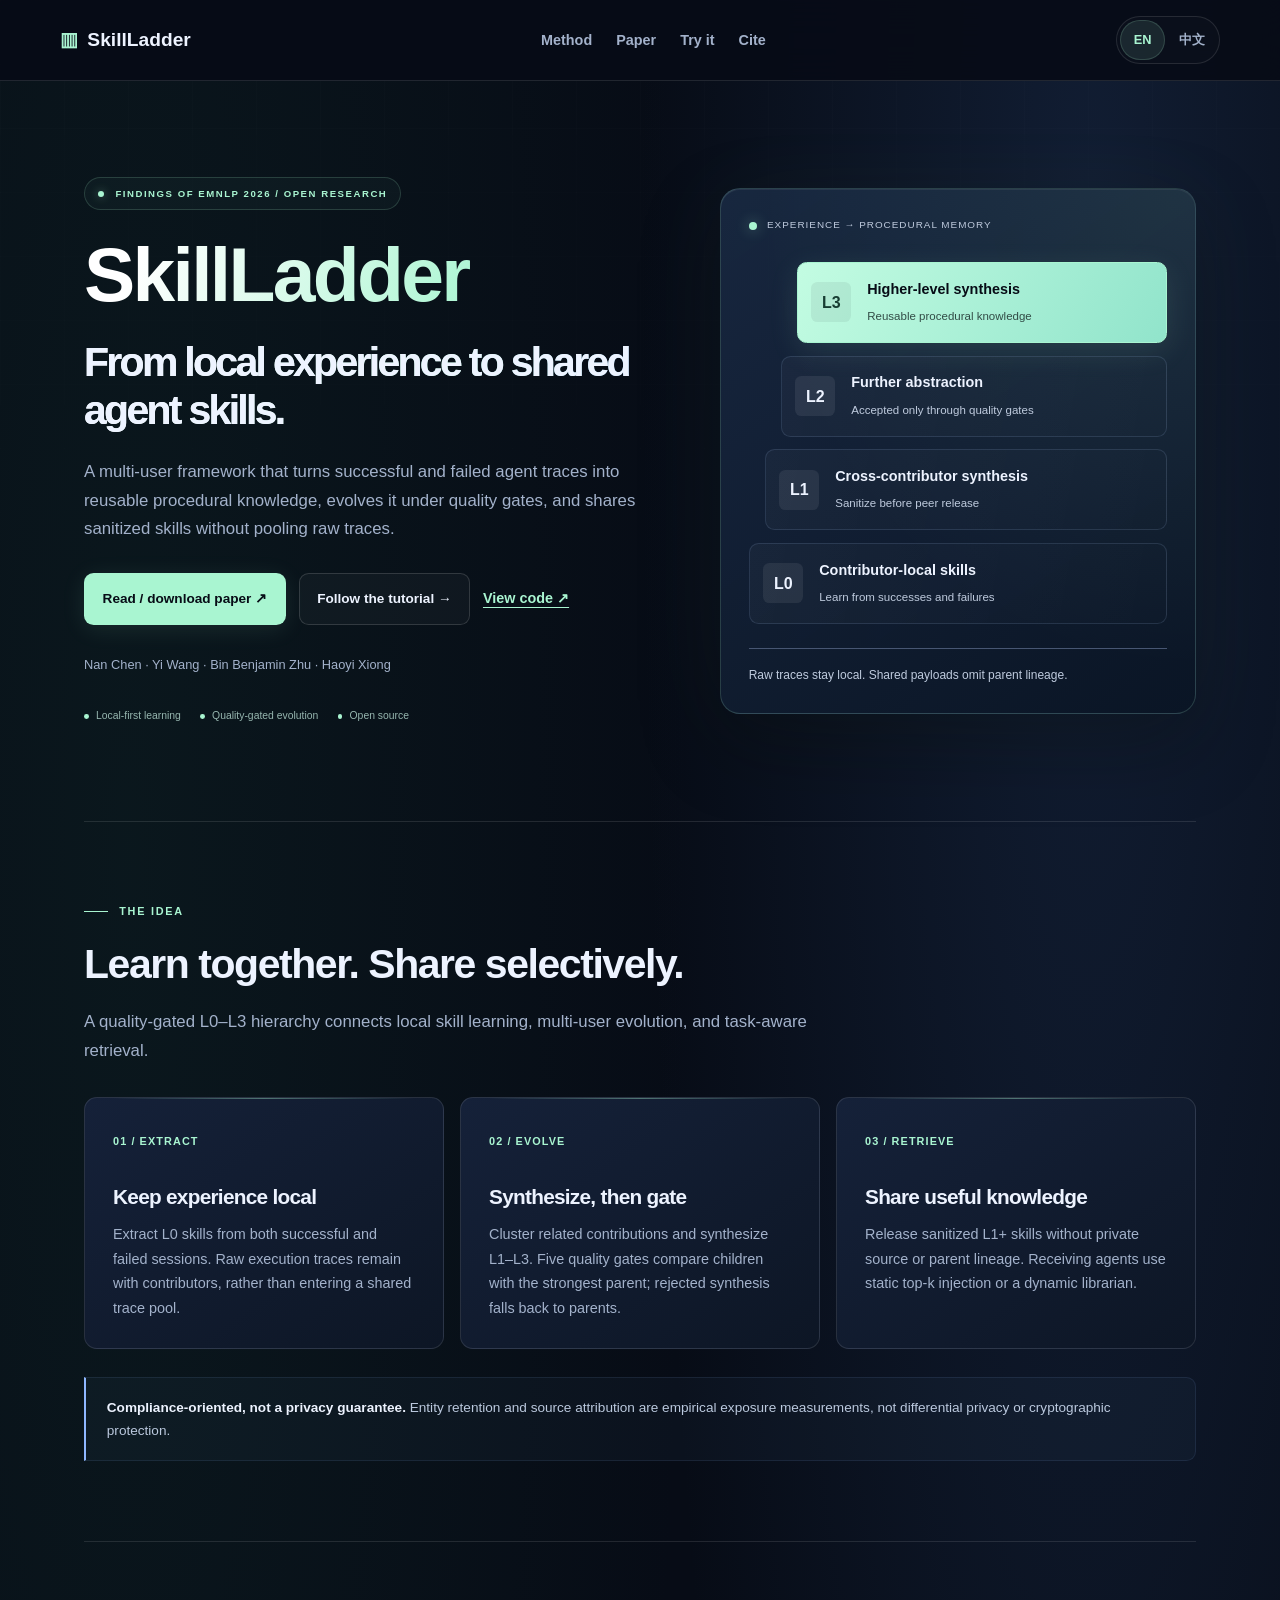
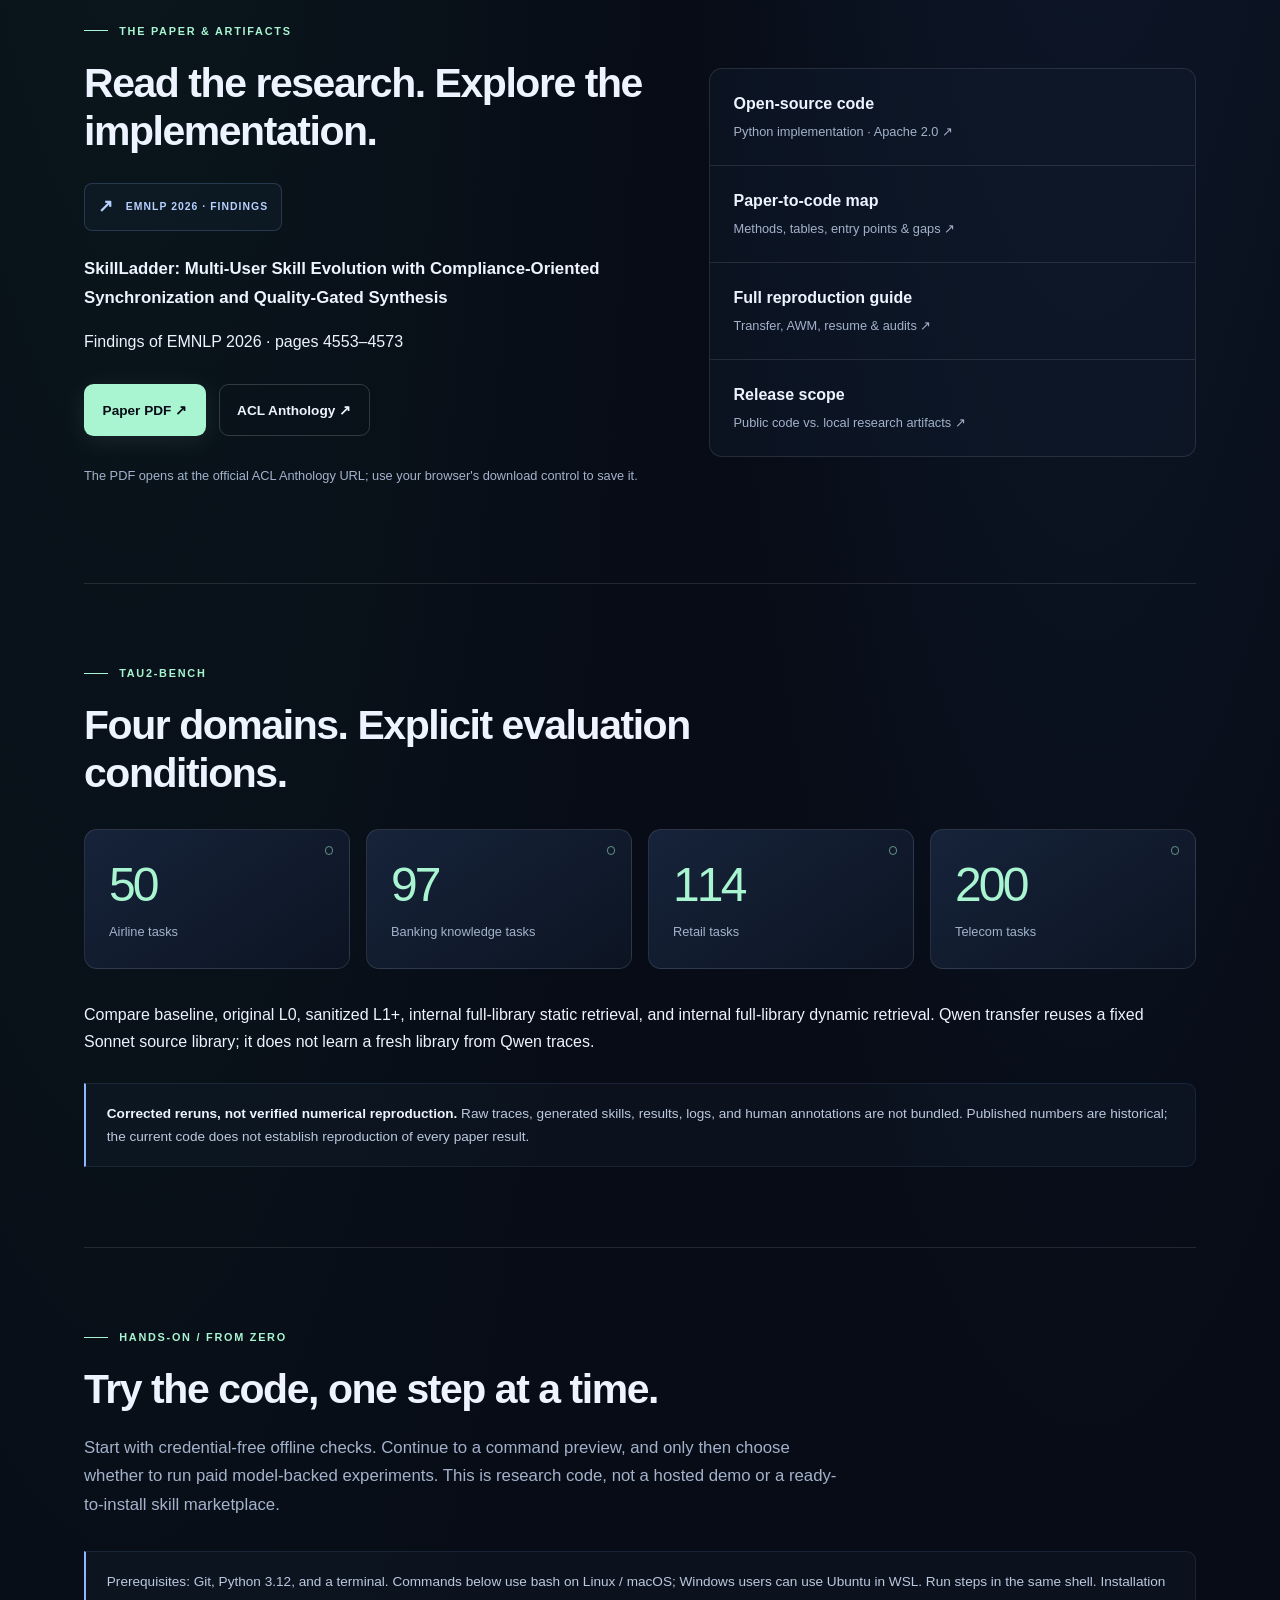
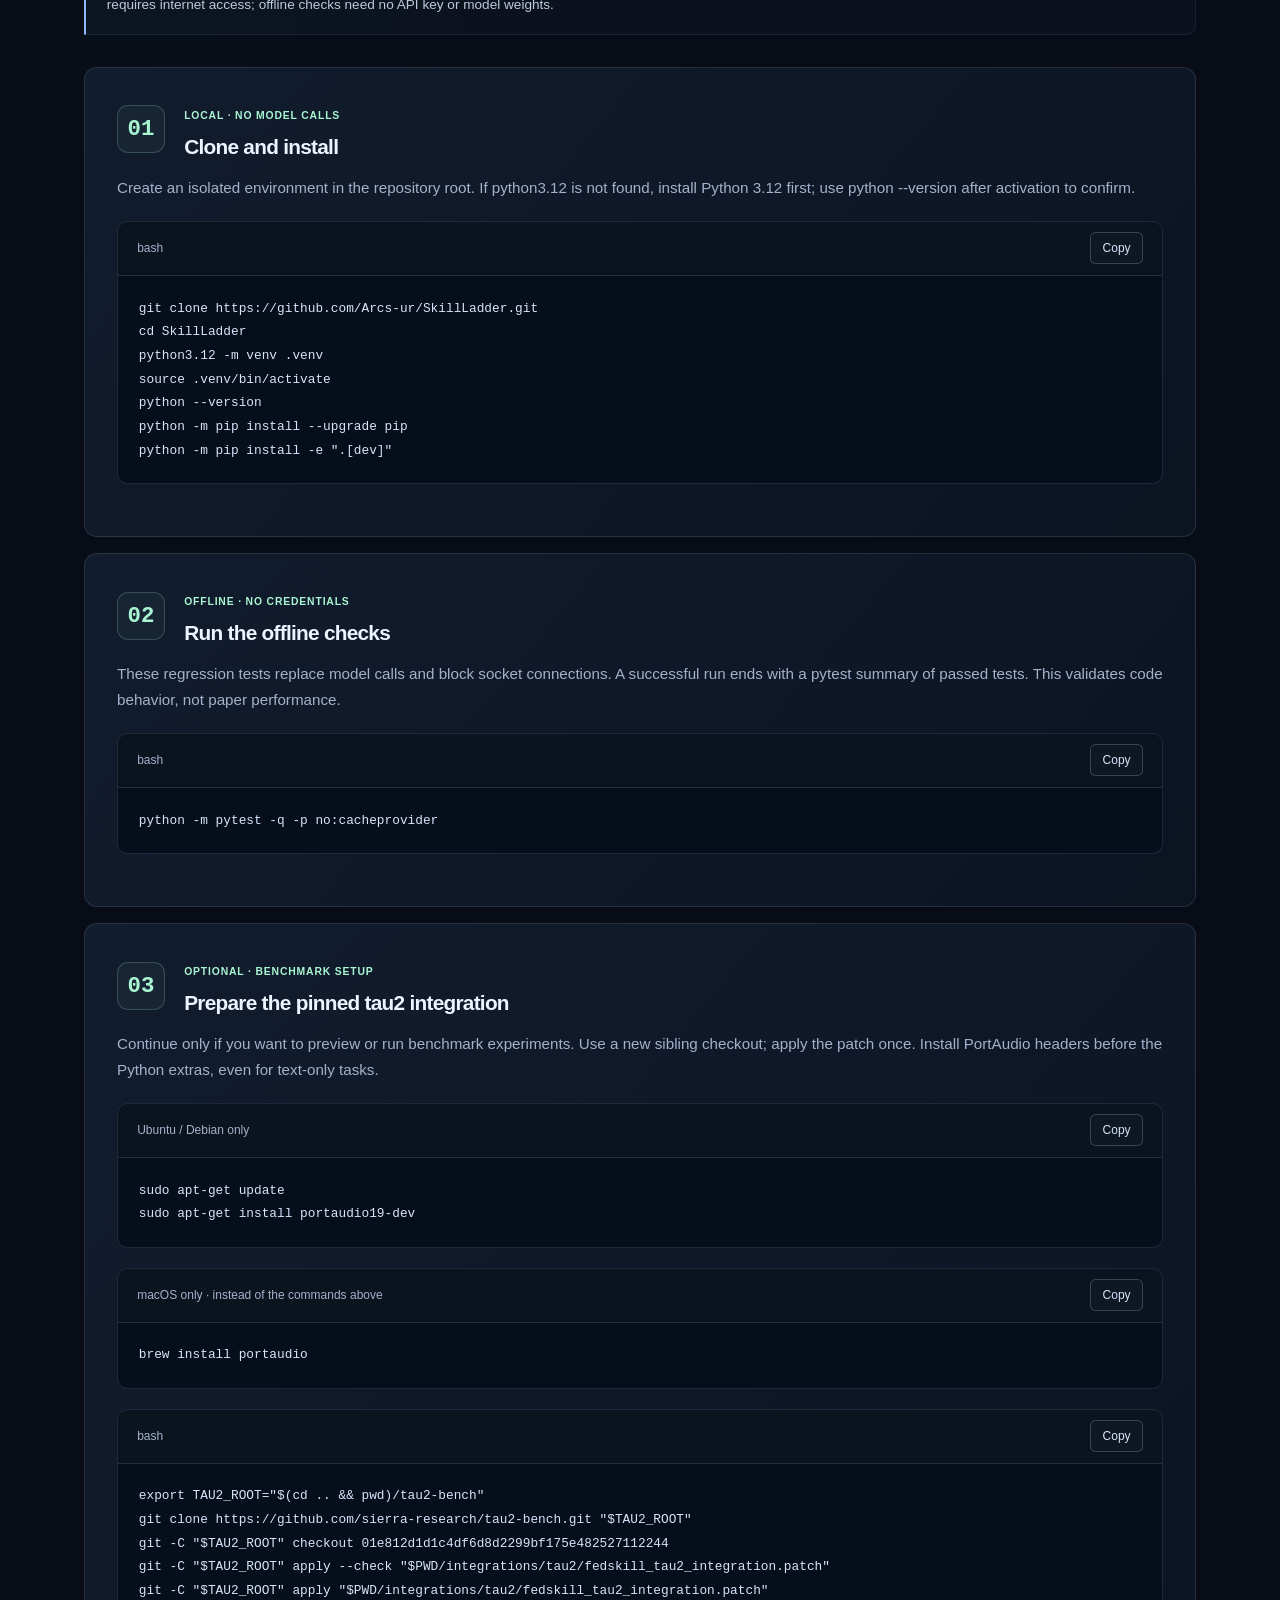
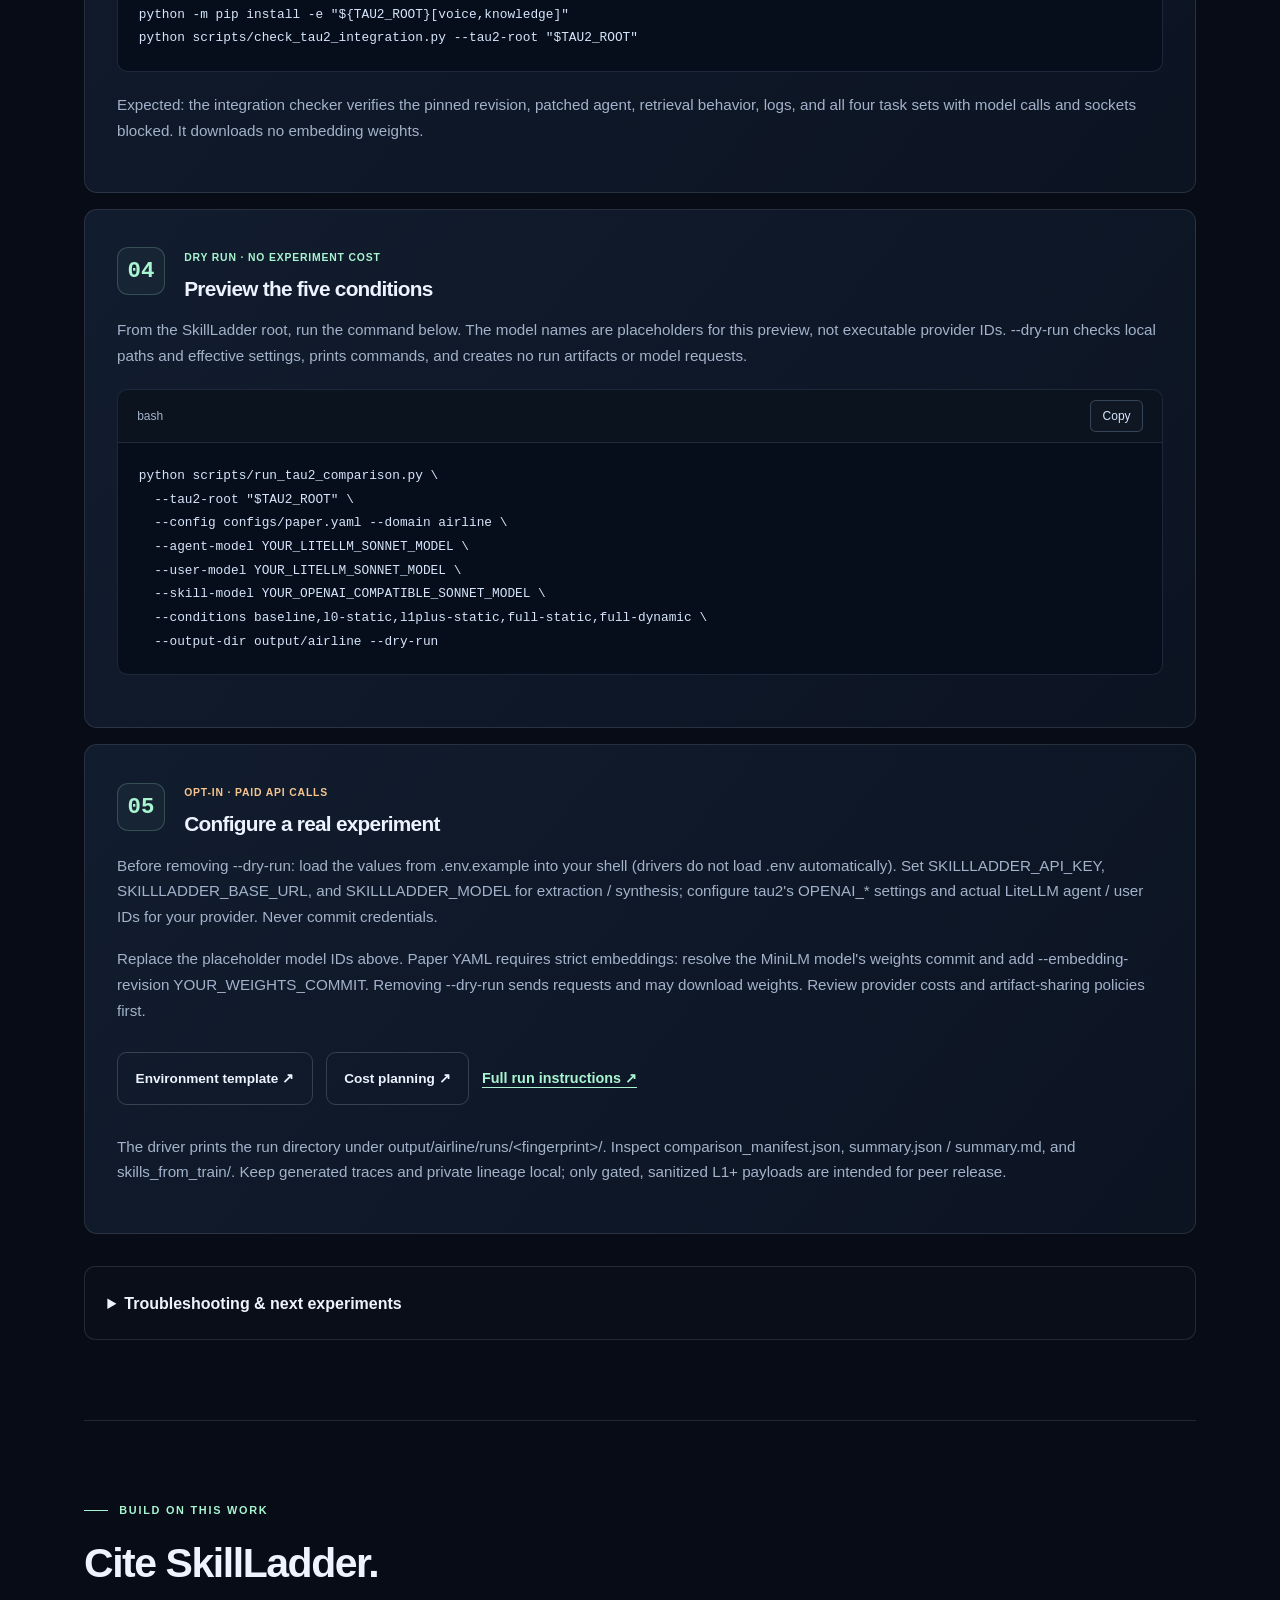
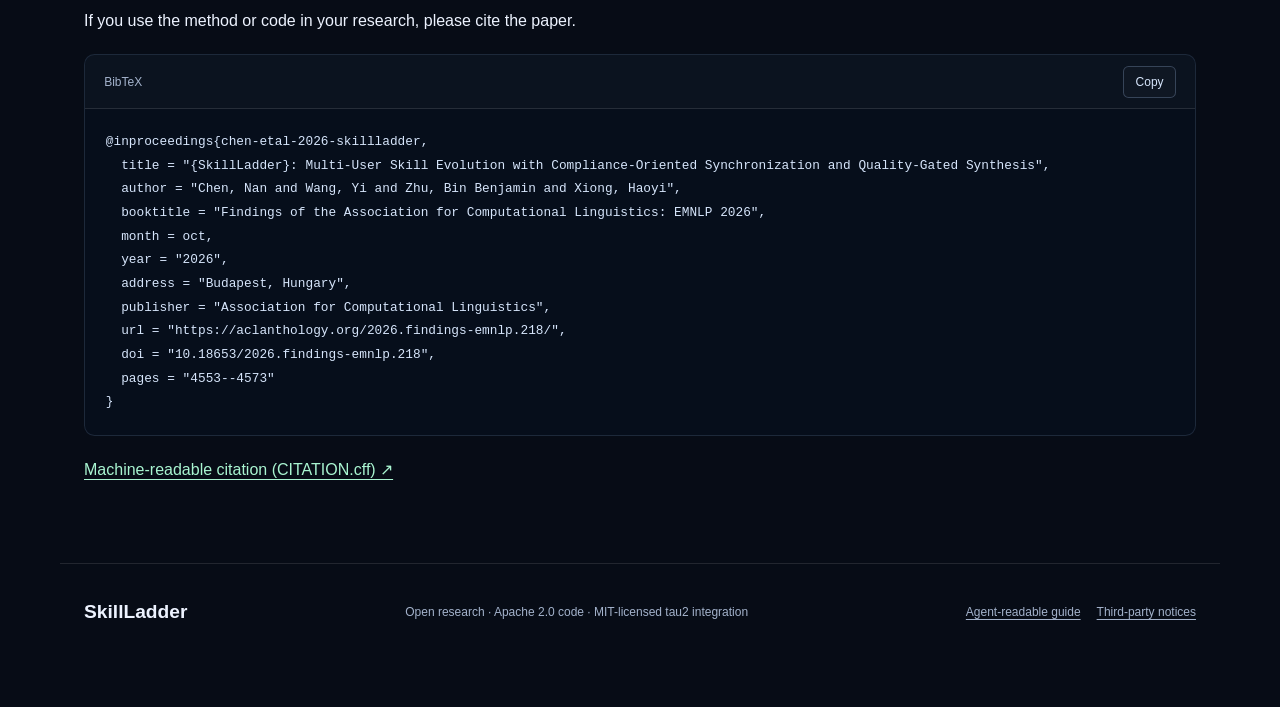
<file: docs/index.html>
<!doctype html>
<html lang="en">
<head>
  <meta charset="utf-8">
  <meta name="viewport" content="width=device-width, initial-scale=1">
  <title>SkillLadder: LLM Agent Skill Learning and Multi-User Skill Evolution</title>
  <meta name="description" content="SkillLadder, Findings of EMNLP 2026: LLM agent skill learning, multi-user skill evolution, quality-gated synthesis, and sanitized skill sharing. Paper, code, and reproduction guides.">
  <link rel="canonical" href="https://arcs-ur.github.io/SkillLadder/">
  <link rel="alternate" hreflang="en" href="https://arcs-ur.github.io/SkillLadder/">
  <link rel="alternate" hreflang="zh-CN" href="https://arcs-ur.github.io/SkillLadder/zh/">
  <link rel="alternate" hreflang="x-default" href="https://arcs-ur.github.io/SkillLadder/">
  <meta property="og:type" content="website">
  <meta property="og:title" content="SkillLadder: LLM Agent Skill Learning and Multi-User Skill Evolution">
  <meta property="og:description" content="Explore the EMNLP 2026 paper, L0-to-L3 quality-gated skill evolution, tau2-bench integration, and open research artifacts.">
  <meta property="og:url" content="https://arcs-ur.github.io/SkillLadder/">
  <meta property="og:locale" content="en_US">
  <meta property="og:locale:alternate" content="zh_CN">
  <meta name="twitter:card" content="summary">
  <meta name="theme-color" content="#070c16">
  <link rel="stylesheet" href="assets/site.css">
  <script src="assets/site.js" defer></script>
  <script type="application/ld+json">
  {
    "@context": "https://schema.org",
    "@graph": [
      {
        "@type": "ScholarlyArticle",
        "@id": "https://doi.org/10.18653/2026.findings-emnlp.218",
        "name": "SkillLadder: Multi-User Skill Evolution with Compliance-Oriented Synchronization and Quality-Gated Synthesis",
        "url": "https://aclanthology.org/2026.findings-emnlp.218/",
        "identifier": "10.18653/2026.findings-emnlp.218",
        "author": [
          {"@type": "Person", "name": "Nan Chen"},
          {"@type": "Person", "name": "Yi Wang"},
          {"@type": "Person", "name": "Bin Benjamin Zhu"},
          {"@type": "Person", "name": "Haoyi Xiong"}
        ],
        "isPartOf": {
          "@type": "PublicationIssue",
          "name": "Findings of the Association for Computational Linguistics: EMNLP 2026"
        },
        "pagination": "4553-4573",
        "keywords": ["LLM agents", "agent skill learning", "multi-user skill evolution", "procedural memory", "quality-gated synthesis", "sanitized skill sharing", "tau2-bench"]
      },
      {
        "@type": "SoftwareSourceCode",
        "@id": "https://github.com/Arcs-ur/SkillLadder",
        "name": "SkillLadder research artifacts",
        "codeRepository": "https://github.com/Arcs-ur/SkillLadder",
        "url": "https://arcs-ur.github.io/SkillLadder/",
        "programmingLanguage": "Python",
        "license": "https://www.apache.org/licenses/LICENSE-2.0",
        "citation": {"@id": "https://doi.org/10.18653/2026.findings-emnlp.218"},
        "description": "Public extraction, clustering, quality-gated synthesis, sanitization, retrieval integration, and audit code for corrected reruns. Raw traces and generated results are not bundled."
      }
    ]
  }
  </script>
</head>
<body>
  <a class="skip-link" href="#main">Skip to content</a>
  <header class="site-header">
    <a class="brand" href="#home"><span class="brand-mark" aria-hidden="true">▥</span> SkillLadder</a>
    <nav aria-label="Main navigation">
      <a href="#method">Method</a>
      <a href="#paper">Paper</a>
      <a href="#tutorial">Try it</a>
      <a href="#citation">Cite</a>
    </nav>
    <div class="language-switch" role="group" aria-label="Language">
      <a href="./" aria-current="page" lang="en">EN</a>
      <a href="zh/" data-language-link lang="zh-CN" hreflang="zh-CN" aria-label="Switch to Chinese">中文</a>
    </div>
  </header>
  <main id="main">
    <noscript><p class="notice">Select and copy commands manually. Reading, navigation, and language switching work without JavaScript.</p></noscript>
    <section class="hero" id="home">
      <div class="hero-copy">
        <p class="eyebrow">FINDINGS OF EMNLP 2026 / OPEN RESEARCH</p>
        <h1>SkillLadder<span>From local experience to shared agent skills.</span></h1>
        <p class="lead">A multi-user framework that turns successful and failed agent traces into reusable procedural knowledge, evolves it under quality gates, and shares sanitized skills without pooling raw traces.</p>
        <div class="actions">
          <a class="button primary" href="https://aclanthology.org/2026.findings-emnlp.218.pdf">Read / download paper ↗</a>
          <a class="button secondary" href="#tutorial">Follow the tutorial →</a>
          <a class="text-link" href="https://github.com/Arcs-ur/SkillLadder">View code ↗</a>
        </div>
        <p class="authors">Nan Chen · Yi Wang · Bin Benjamin Zhu · Haoyi Xiong</p>
        <div class="hero-facts"><span>Local-first learning</span><span>Quality-gated evolution</span><span>Open source</span></div>
      </div>
      <div class="ladder" aria-label="Illustrative skill evolution, not measured skill counts">
        <div class="ladder-top"><span class="status-dot"></span><span>EXPERIENCE → PROCEDURAL MEMORY</span></div>
        <div class="rung rung-3"><span>L3</span><div><strong>Higher-level synthesis</strong><small>Reusable procedural knowledge</small></div></div>
        <div class="rung rung-2"><span>L2</span><div><strong>Further abstraction</strong><small>Accepted only through quality gates</small></div></div>
        <div class="rung rung-1"><span>L1</span><div><strong>Cross-contributor synthesis</strong><small>Sanitize before peer release</small></div></div>
        <div class="rung rung-0"><span>L0</span><div><strong>Contributor-local skills</strong><small>Learn from successes and failures</small></div></div>
        <p class="ladder-foot">Raw traces stay local. Shared payloads omit parent lineage.</p>
      </div>
    </section>
    <section id="method" class="section">
      <p class="eyebrow">THE IDEA</p>
      <h2>Learn together. Share selectively.</h2>
      <p class="section-intro">A quality-gated L0–L3 hierarchy connects local skill learning, multi-user evolution, and task-aware retrieval.</p>
      <div class="card-grid">
        <article class="card"><span class="card-number">01 / EXTRACT</span><h3>Keep experience local</h3><p>Extract L0 skills from both successful and failed sessions. Raw execution traces remain with contributors, rather than entering a shared trace pool.</p></article>
        <article class="card"><span class="card-number">02 / EVOLVE</span><h3>Synthesize, then gate</h3><p>Cluster related contributions and synthesize L1–L3. Five quality gates compare children with the strongest parent; rejected synthesis falls back to parents.</p></article>
        <article class="card"><span class="card-number">03 / RETRIEVE</span><h3>Share useful knowledge</h3><p>Release sanitized L1+ skills without private source or parent lineage. Receiving agents use static top-k injection or a dynamic librarian.</p></article>
      </div>
      <div class="notice"><strong>Compliance-oriented, not a privacy guarantee.</strong> <span>Entity retention and source attribution are empirical exposure measurements, not differential privacy or cryptographic protection.</span></div>
    </section>
    <section id="paper" class="section paper-section">
      <div>
        <p class="eyebrow">THE PAPER & ARTIFACTS</p>
        <h2>Read the research. Explore the implementation.</h2>
        <div class="paper-badge"><span aria-hidden="true">↗</span> EMNLP 2026 · FINDINGS</div>
        <p class="paper-name" lang="en">SkillLadder: Multi-User Skill Evolution with Compliance-Oriented Synchronization and Quality-Gated Synthesis</p>
        <p>Findings of EMNLP 2026 · pages 4553–4573</p>
        <div class="actions">
          <a class="button primary" href="https://aclanthology.org/2026.findings-emnlp.218.pdf">Paper PDF ↗</a>
          <a class="button outline" href="https://aclanthology.org/2026.findings-emnlp.218/">ACL Anthology ↗</a>
        </div>
        <p class="fine-print">The PDF opens at the official ACL Anthology URL; use your browser's download control to save it.</p>
      </div>
      <div class="resource-list">
        <a href="https://github.com/Arcs-ur/SkillLadder"><strong>Open-source code</strong><span>Python implementation · Apache 2.0 ↗</span></a>
        <a href="https://github.com/Arcs-ur/SkillLadder/blob/main/docs/PAPER_TO_CODE.md"><strong>Paper-to-code map</strong><span>Methods, tables, entry points & gaps ↗</span></a>
        <a href="https://github.com/Arcs-ur/SkillLadder/blob/main/docs/REPRODUCIBILITY.md"><strong>Full reproduction guide</strong><span>Transfer, AWM, resume & audits ↗</span></a>
        <a href="https://github.com/Arcs-ur/SkillLadder/blob/main/docs/RELEASE_SCOPE.md"><strong>Release scope</strong><span>Public code vs. local research artifacts ↗</span></a>
      </div>
    </section>
    <section class="section benchmark">
      <p class="eyebrow">TAU2-BENCH</p>
      <h2>Four domains. Explicit evaluation conditions.</h2>
      <div class="domain-grid">
        <div><strong>50</strong><span>Airline tasks</span></div>
        <div><strong>97</strong><span>Banking knowledge tasks</span></div>
        <div><strong>114</strong><span>Retail tasks</span></div>
        <div><strong>200</strong><span>Telecom tasks</span></div>
      </div>
      <p>Compare baseline, original L0, sanitized L1+, internal full-library static retrieval, and internal full-library dynamic retrieval. Qwen transfer reuses a fixed Sonnet source library; it does not learn a fresh library from Qwen traces.</p>
      <p class="notice"><strong>Corrected reruns, not verified numerical reproduction.</strong> <span>Raw traces, generated skills, results, logs, and human annotations are not bundled. Published numbers are historical; the current code does not establish reproduction of every paper result.</span></p>
    </section>
    <section id="tutorial" class="section">
      <p class="eyebrow">HANDS-ON / FROM ZERO</p>
      <h2>Try the code, one step at a time.</h2>
      <p class="section-intro">Start with credential-free offline checks. Continue to a command preview, and only then choose whether to run paid model-backed experiments. This is research code, not a hosted demo or a ready-to-install skill marketplace.</p>
      <p class="notice">Prerequisites: Git, Python 3.12, and a terminal. Commands below use bash on Linux / macOS; Windows users can use Ubuntu in WSL. Run steps in the same shell. Installation requires internet access; offline checks need no API key or model weights.</p>
      <ol class="steps">
        <li class="step">
          <div class="step-heading"><span class="step-index">01</span><div><span class="tag">LOCAL · NO MODEL CALLS</span><h3>Clone and install</h3></div></div>
          <p>Create an isolated environment in the repository root. If python3.12 is not found, install Python 3.12 first; use python --version after activation to confirm.</p>
          <div class="code-block"><div class="code-toolbar"><span>bash</span><button type="button" data-copy="install-code">Copy</button></div><pre><code id="install-code">git clone https://github.com/Arcs-ur/SkillLadder.git
cd SkillLadder
python3.12 -m venv .venv
source .venv/bin/activate
python --version
python -m pip install --upgrade pip
python -m pip install -e ".[dev]"</code></pre></div>
        </li>
        <li class="step">
          <div class="step-heading"><span class="step-index">02</span><div><span class="tag">OFFLINE · NO CREDENTIALS</span><h3>Run the offline checks</h3></div></div>
          <p>These regression tests replace model calls and block socket connections. A successful run ends with a pytest summary of passed tests. This validates code behavior, not paper performance.</p>
          <div class="code-block"><div class="code-toolbar"><span>bash</span><button type="button" data-copy="test-code">Copy</button></div><pre><code id="test-code">python -m pytest -q -p no:cacheprovider</code></pre></div>
        </li>
        <li class="step">
          <div class="step-heading"><span class="step-index">03</span><div><span class="tag">OPTIONAL · BENCHMARK SETUP</span><h3>Prepare the pinned tau2 integration</h3></div></div>
          <p>Continue only if you want to preview or run benchmark experiments. Use a new sibling checkout; apply the patch once. Install PortAudio headers before the Python extras, even for text-only tasks.</p>
          <div class="code-block"><div class="code-toolbar"><span>Ubuntu / Debian only</span><button type="button" data-copy="native-linux-code">Copy</button></div><pre><code id="native-linux-code">sudo apt-get update
sudo apt-get install portaudio19-dev</code></pre></div>
          <div class="code-block"><div class="code-toolbar"><span>macOS only · instead of the commands above</span><button type="button" data-copy="native-mac-code">Copy</button></div><pre><code id="native-mac-code">brew install portaudio</code></pre></div>
          <div class="code-block"><div class="code-toolbar"><span>bash</span><button type="button" data-copy="tau2-code">Copy</button></div><pre><code id="tau2-code">export TAU2_ROOT="$(cd .. &amp;&amp; pwd)/tau2-bench"
git clone https://github.com/sierra-research/tau2-bench.git "$TAU2_ROOT"
git -C "$TAU2_ROOT" checkout 01e812d1d1c4df6d8d2299bf175e482527112244
git -C "$TAU2_ROOT" apply --check "$PWD/integrations/tau2/fedskill_tau2_integration.patch"
git -C "$TAU2_ROOT" apply "$PWD/integrations/tau2/fedskill_tau2_integration.patch"
python -m pip install -e "${TAU2_ROOT}[voice,knowledge]"
python scripts/check_tau2_integration.py --tau2-root "$TAU2_ROOT"</code></pre></div>
          <p class="fine-print">Expected: the integration checker verifies the pinned revision, patched agent, retrieval behavior, logs, and all four task sets with model calls and sockets blocked. It downloads no embedding weights.</p>
        </li>
        <li class="step">
          <div class="step-heading"><span class="step-index">04</span><div><span class="tag">DRY RUN · NO EXPERIMENT COST</span><h3>Preview the five conditions</h3></div></div>
          <p>From the SkillLadder root, run the command below. The model names are placeholders for this preview, not executable provider IDs. --dry-run checks local paths and effective settings, prints commands, and creates no run artifacts or model requests.</p>
          <div class="code-block"><div class="code-toolbar"><span>bash</span><button type="button" data-copy="preview-code">Copy</button></div><pre><code id="preview-code">python scripts/run_tau2_comparison.py \
  --tau2-root "$TAU2_ROOT" \
  --config configs/paper.yaml --domain airline \
  --agent-model YOUR_LITELLM_SONNET_MODEL \
  --user-model YOUR_LITELLM_SONNET_MODEL \
  --skill-model YOUR_OPENAI_COMPATIBLE_SONNET_MODEL \
  --conditions baseline,l0-static,l1plus-static,full-static,full-dynamic \
  --output-dir output/airline --dry-run</code></pre></div>
        </li>
        <li class="step">
          <div class="step-heading"><span class="step-index">05</span><div><span class="tag paid">OPT-IN · PAID API CALLS</span><h3>Configure a real experiment</h3></div></div>
          <p>Before removing --dry-run: load the values from .env.example into your shell (drivers do not load .env automatically). Set SKILLLADDER_API_KEY, SKILLLADDER_BASE_URL, and SKILLLADDER_MODEL for extraction / synthesis; configure tau2's OPENAI_* settings and actual LiteLLM agent / user IDs for your provider. Never commit credentials.</p>
          <p>Replace the placeholder model IDs above. Paper YAML requires strict embeddings: resolve the MiniLM model's weights commit and add --embedding-revision YOUR_WEIGHTS_COMMIT. Removing --dry-run sends requests and may download weights. Review provider costs and artifact-sharing policies first.</p>
          <div class="actions">
            <a class="button outline" href="https://github.com/Arcs-ur/SkillLadder/blob/main/.env.example">Environment template ↗</a>
            <a class="button outline" href="https://github.com/Arcs-ur/SkillLadder/blob/main/docs/COSTS.md">Cost planning ↗</a>
            <a class="text-link" href="https://github.com/Arcs-ur/SkillLadder/blob/main/docs/REPRODUCIBILITY.md">Full run instructions ↗</a>
          </div>
          <p>The driver prints the run directory under output/airline/runs/&lt;fingerprint&gt;/. Inspect comparison_manifest.json, summary.json / summary.md, and skills_from_train/. Keep generated traces and private lineage local; only gated, sanitized L1+ payloads are intended for peer release.</p>
        </li>
      </ol>
      <details class="troubleshooting">
        <summary>Troubleshooting & next experiments</summary>
        <p>Missing Python / package imports? Confirm Python 3.12, reactivate .venv, and install from the SkillLadder root. A PyAudio build failure usually means PortAudio headers are missing.</p>
        <p>Patch already applied or wrong revision? Use a fresh tau2 checkout at the exact pinned commit. Do not apply the patch twice. Run the integration checker before previewing comparisons.</p>
        <p>Authentication or strict embedding errors? Verify provider-specific IDs, exported environment variables, and the weights commit. Do not disable strict embeddings to claim a paper-equivalent result.</p>
        <p>For banking_knowledge, retail, or telecom, change --domain; YAML selects the ordered task IDs. For Qwen transfer, AWM, resume, and audits, follow the full reproduction guide. These additional experiments are not part of the free offline tutorial.</p>
      </details>
    </section>
    <section id="citation" class="section">
      <p class="eyebrow">BUILD ON THIS WORK</p>
      <h2>Cite SkillLadder.</h2>
      <p>If you use the method or code in your research, please cite the paper.</p>
      <div class="code-block"><div class="code-toolbar"><span>BibTeX</span><button type="button" data-copy="citation-code">Copy</button></div><pre><code id="citation-code">@inproceedings{chen-etal-2026-skillladder,
  title = "{SkillLadder}: Multi-User Skill Evolution with Compliance-Oriented Synchronization and Quality-Gated Synthesis",
  author = "Chen, Nan and Wang, Yi and Zhu, Bin Benjamin and Xiong, Haoyi",
  booktitle = "Findings of the Association for Computational Linguistics: EMNLP 2026",
  month = oct,
  year = "2026",
  address = "Budapest, Hungary",
  publisher = "Association for Computational Linguistics",
  url = "https://aclanthology.org/2026.findings-emnlp.218/",
  doi = "10.18653/2026.findings-emnlp.218",
  pages = "4553--4573"
}</code></pre></div>
      <a href="https://github.com/Arcs-ur/SkillLadder/blob/main/CITATION.cff">Machine-readable citation (CITATION.cff) ↗</a>
    </section>
  </main>
  <footer>
    <a class="brand" href="#home">SkillLadder</a>
    <p>Open research · Apache 2.0 code · MIT-licensed tau2 integration</p>
    <div><a href="llms.txt">Agent-readable guide</a><a href="https://github.com/Arcs-ur/SkillLadder/blob/main/THIRD_PARTY_NOTICES.md">Third-party notices</a></div>
  </footer>
  <p id="copy-status" class="copy-status" role="status" aria-live="polite"></p>
</body>
</html>
</file>
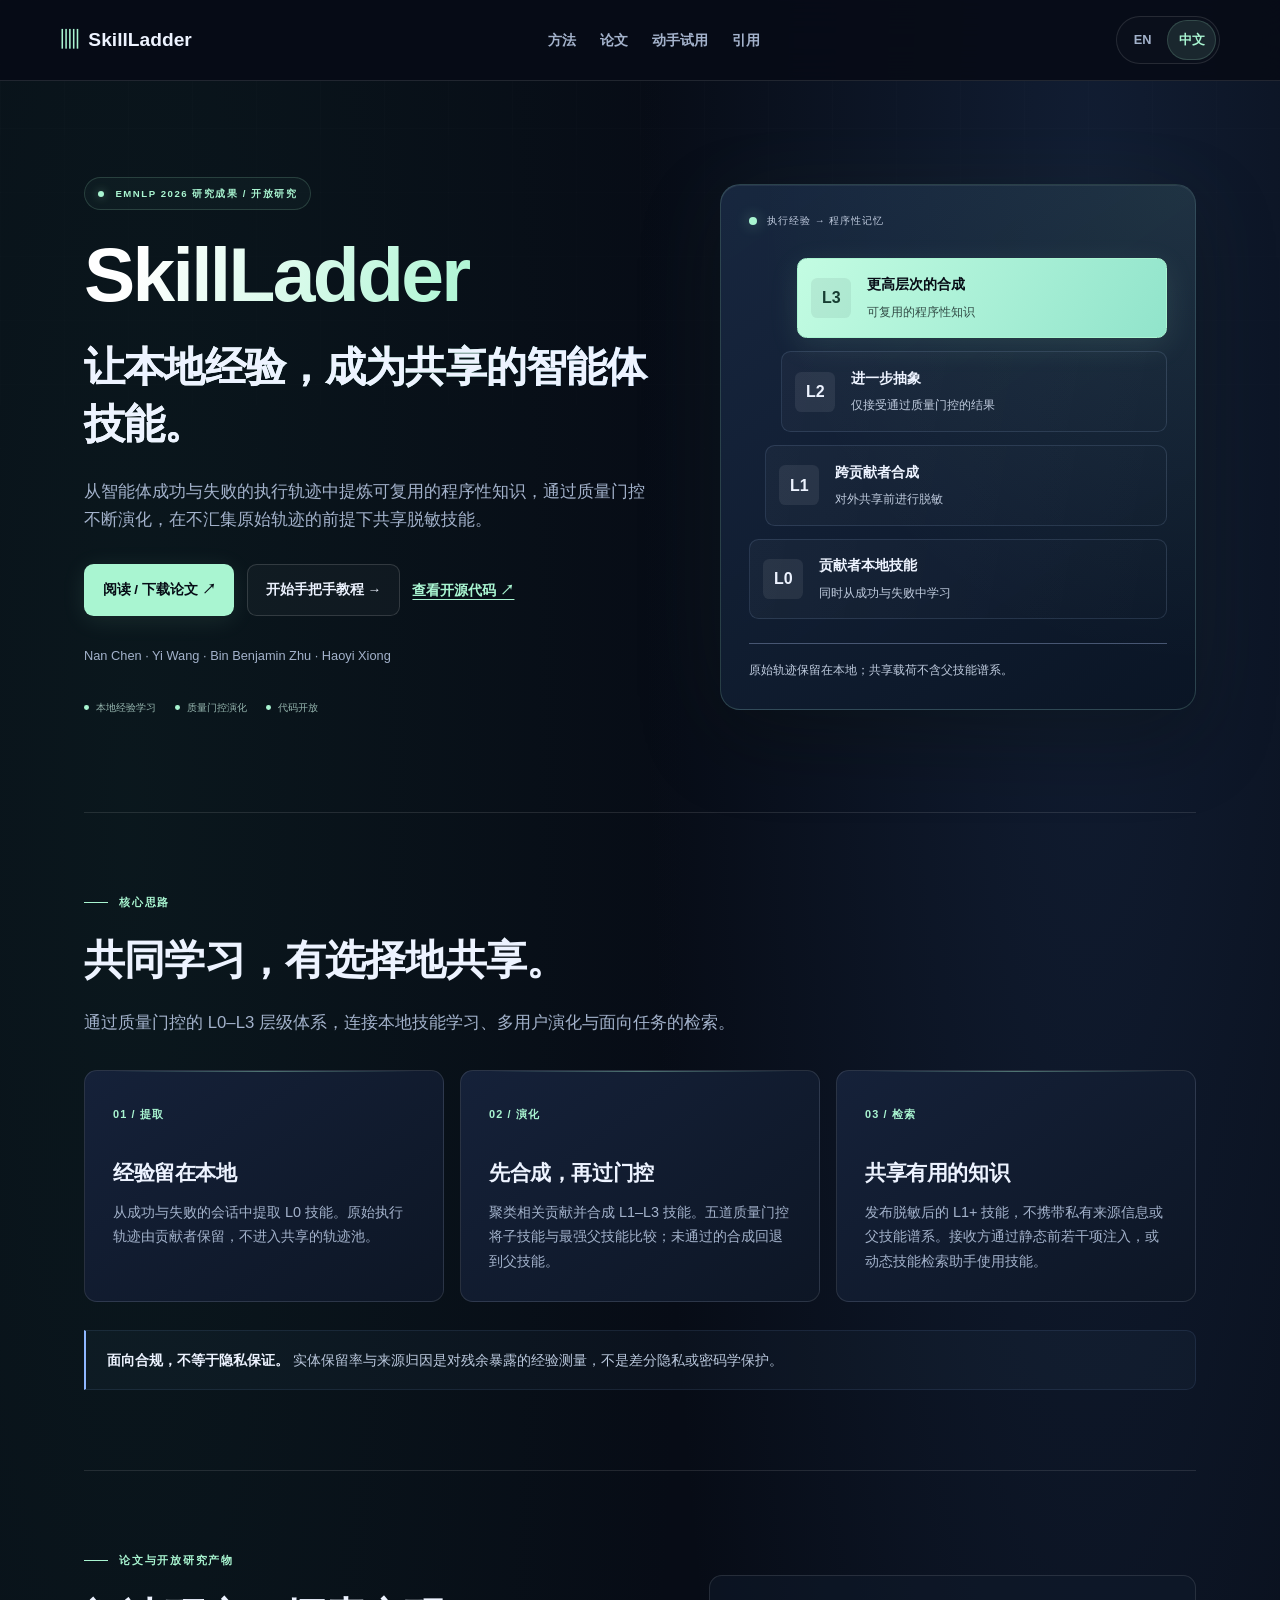
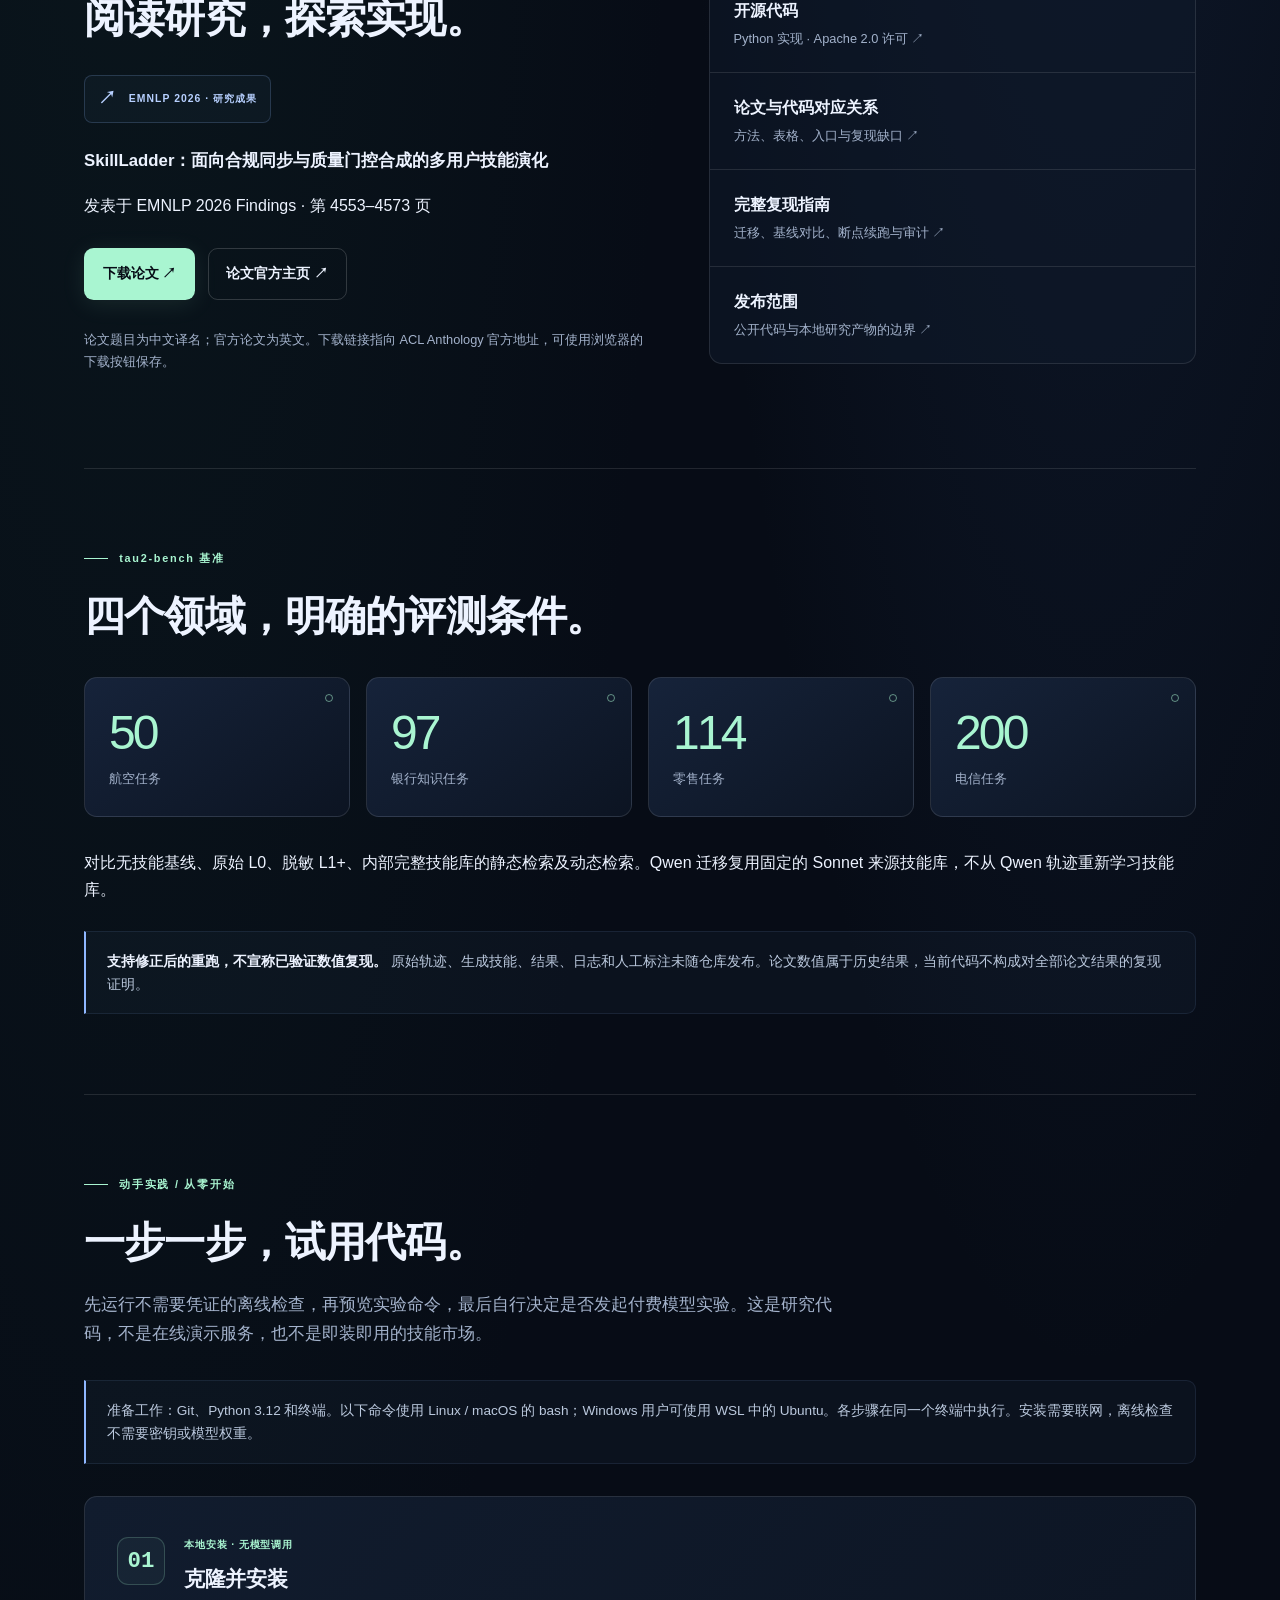
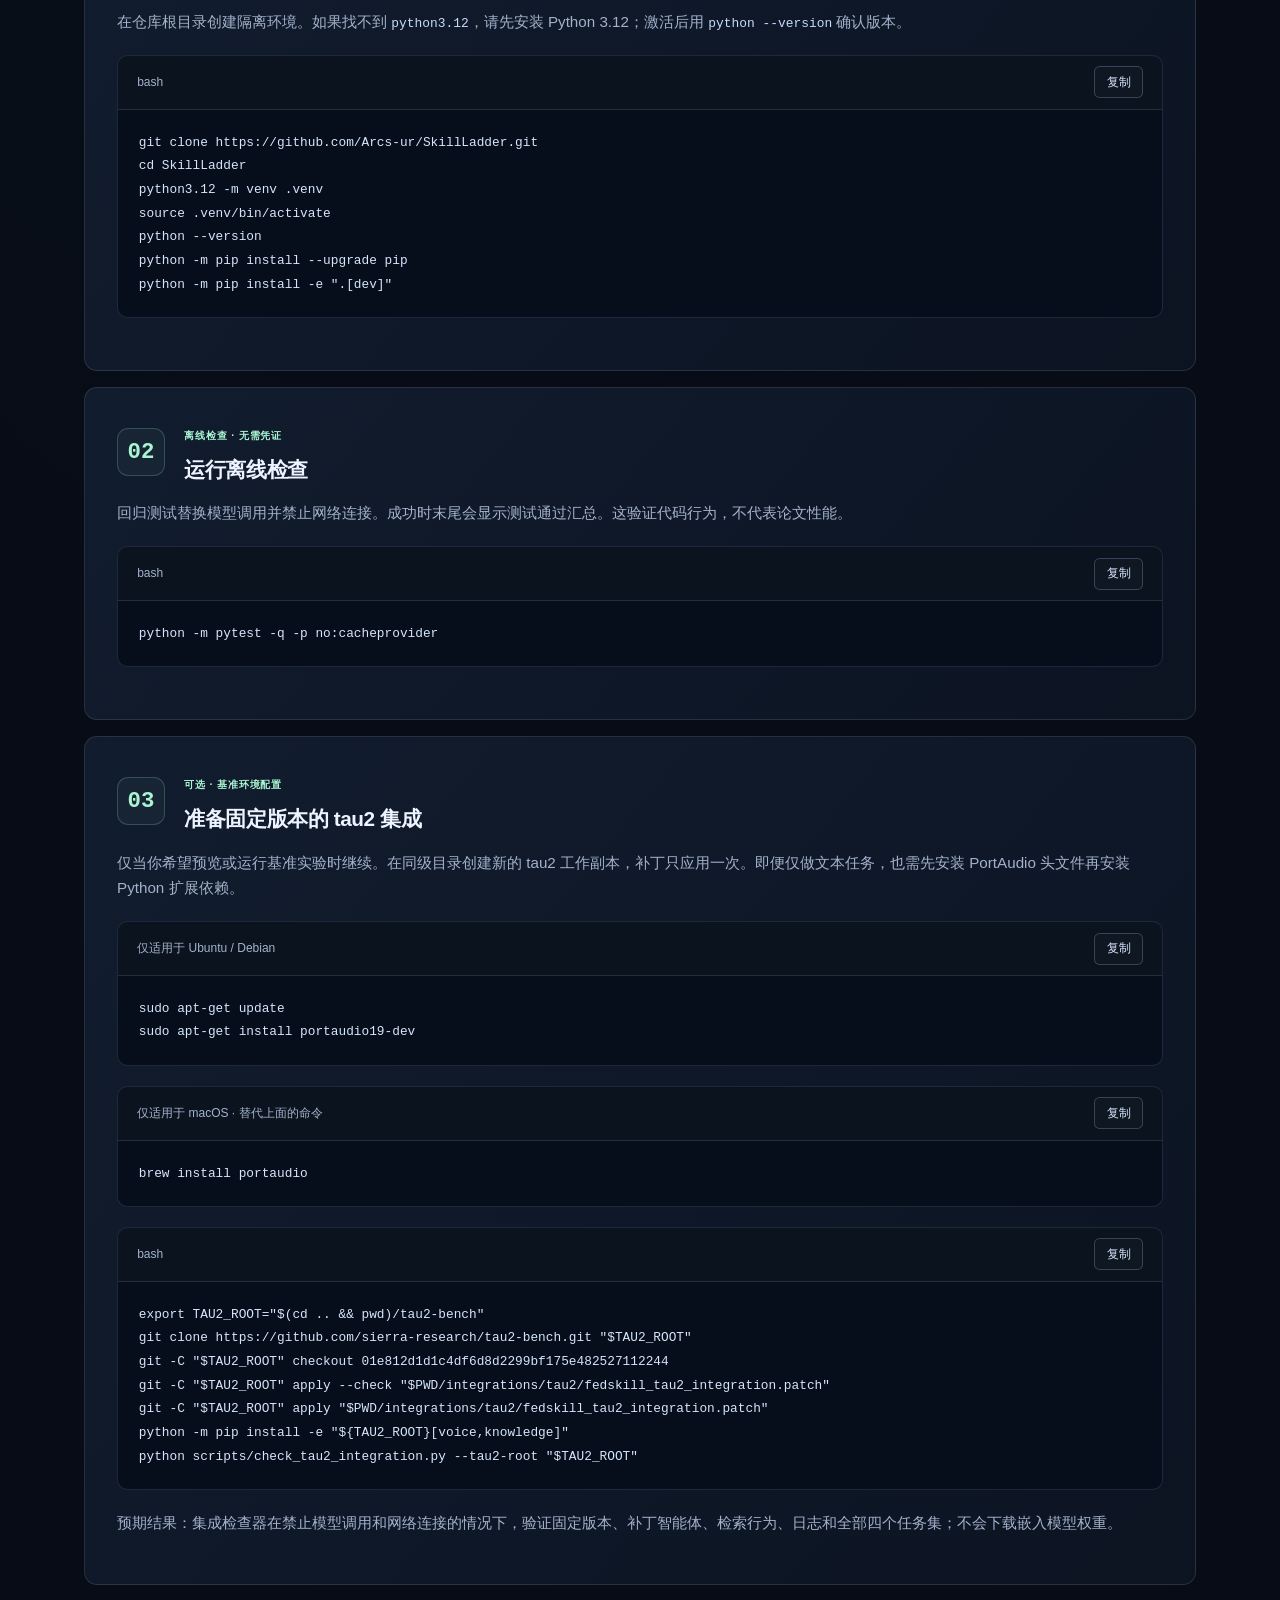
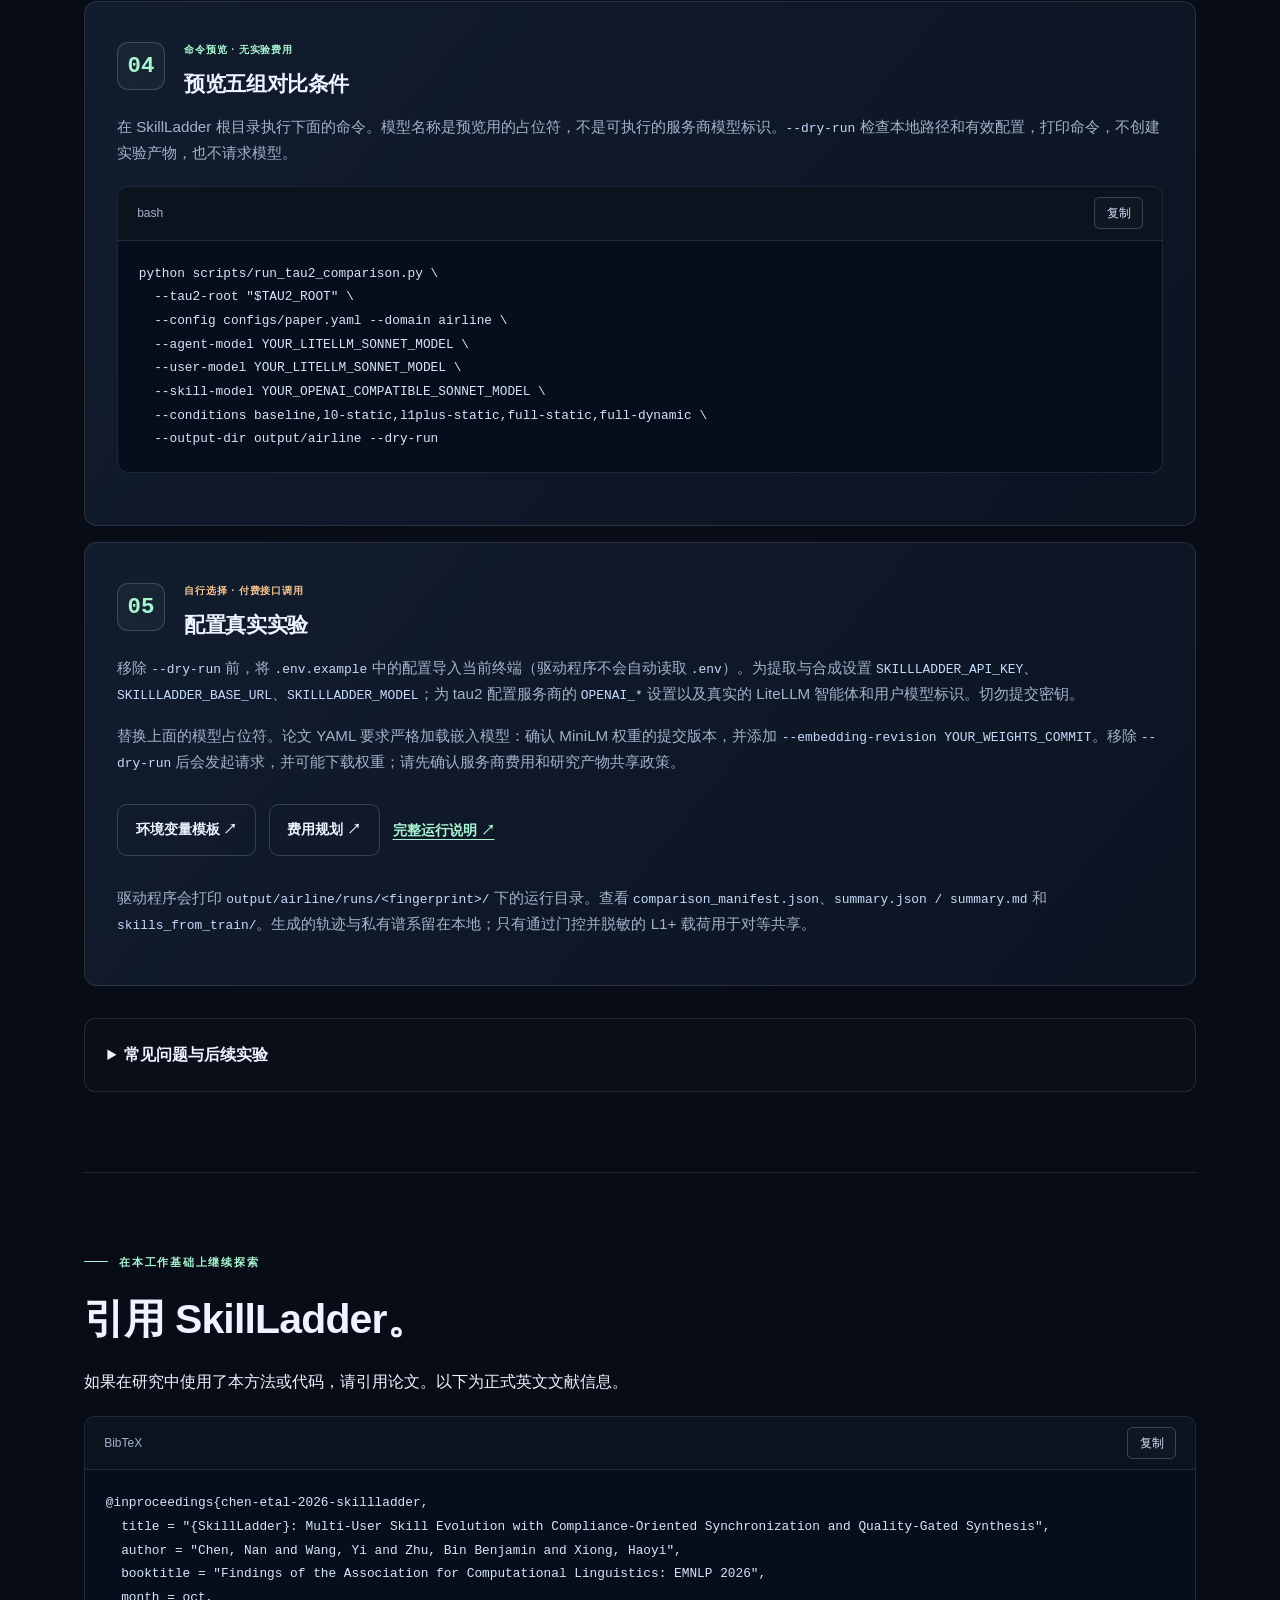
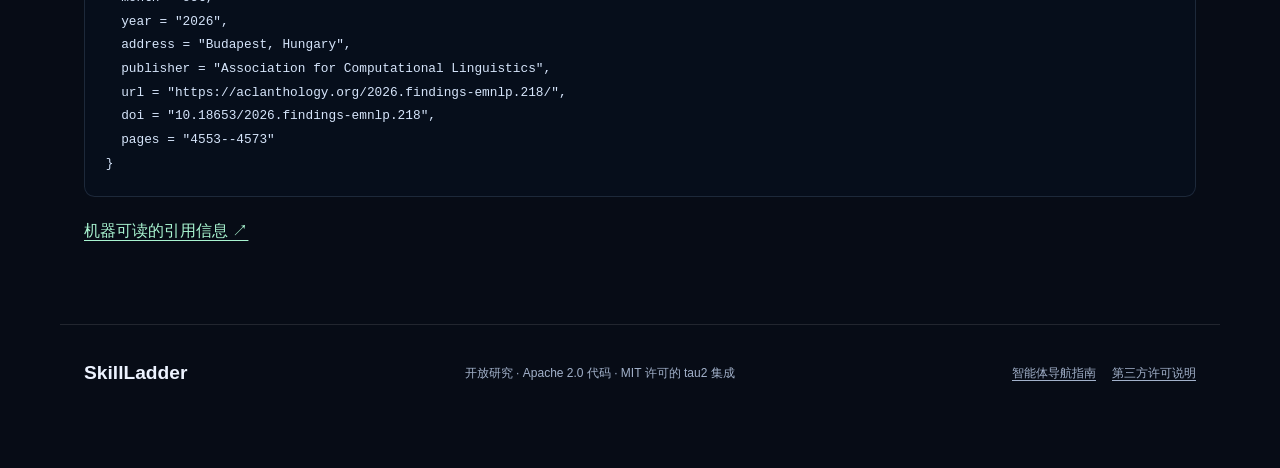
<file: docs/zh/index.html>
<!doctype html>
<html lang="zh-CN">
<head>
  <meta charset="utf-8">
  <meta name="viewport" content="width=device-width, initial-scale=1">
  <title>SkillLadder：多用户智能体技能演化</title>
  <meta name="description" content="SkillLadder：从本地执行经验到共享的智能体技能。了解多用户技能演化、质量门控合成与脱敏共享，阅读论文，并通过手把手教程试用开源代码。">
  <link rel="canonical" href="https://arcs-ur.github.io/SkillLadder/zh/">
  <link rel="alternate" hreflang="en" href="https://arcs-ur.github.io/SkillLadder/">
  <link rel="alternate" hreflang="zh-CN" href="https://arcs-ur.github.io/SkillLadder/zh/">
  <link rel="alternate" hreflang="x-default" href="https://arcs-ur.github.io/SkillLadder/">
  <meta property="og:type" content="website">
  <meta property="og:title" content="SkillLadder：多用户智能体技能演化">
  <meta property="og:description" content="从本地经验到共享技能：论文、方法解读、开源代码与手把手试用教程。">
  <meta property="og:url" content="https://arcs-ur.github.io/SkillLadder/zh/">
  <meta property="og:locale" content="zh_CN">
  <meta property="og:locale:alternate" content="en_US">
  <meta name="twitter:card" content="summary">
  <meta name="theme-color" content="#070c16">
  <link rel="stylesheet" href="../assets/site.css">
  <script src="../assets/site.js" defer></script>
  <script type="application/ld+json">
  {
    "@context": "https://schema.org",
    "@graph": [
      {
        "@type": "ScholarlyArticle",
        "@id": "https://doi.org/10.18653/2026.findings-emnlp.218",
        "name": "SkillLadder: Multi-User Skill Evolution with Compliance-Oriented Synchronization and Quality-Gated Synthesis",
        "url": "https://aclanthology.org/2026.findings-emnlp.218/",
        "identifier": "10.18653/2026.findings-emnlp.218",
        "author": [
          {"@type": "Person", "name": "Nan Chen"},
          {"@type": "Person", "name": "Yi Wang"},
          {"@type": "Person", "name": "Bin Benjamin Zhu"},
          {"@type": "Person", "name": "Haoyi Xiong"}
        ],
        "isPartOf": {
          "@type": "PublicationIssue",
          "name": "Findings of the Association for Computational Linguistics: EMNLP 2026"
        },
        "pagination": "4553-4573",
        "keywords": ["LLM agents", "agent skill learning", "multi-user skill evolution", "procedural memory", "quality-gated synthesis", "sanitized skill sharing", "tau2-bench"]
      },
      {
        "@type": "SoftwareSourceCode",
        "@id": "https://github.com/Arcs-ur/SkillLadder",
        "name": "SkillLadder research artifacts",
        "codeRepository": "https://github.com/Arcs-ur/SkillLadder",
        "url": "https://arcs-ur.github.io/SkillLadder/",
        "programmingLanguage": "Python",
        "license": "https://www.apache.org/licenses/LICENSE-2.0",
        "citation": {"@id": "https://doi.org/10.18653/2026.findings-emnlp.218"},
        "description": "Public extraction, clustering, quality-gated synthesis, sanitization, retrieval integration, and audit code for corrected reruns. Raw traces and generated results are not bundled."
      }
    ]
  }
  </script>
</head>
<body>
  <a class="skip-link" href="#main">跳转到正文</a>
  <header class="site-header">
    <a class="brand" href="#home"><span class="brand-mark" aria-hidden="true">▥</span> SkillLadder</a>
    <nav aria-label="主导航">
      <a href="#method">方法</a>
      <a href="#paper">论文</a>
      <a href="#tutorial">动手试用</a>
      <a href="#citation">引用</a>
    </nav>
    <div class="language-switch" role="group" aria-label="语言">
      <a href="../" data-language-link lang="en" hreflang="en" aria-label="切换到英文页面">EN</a>
      <a href="./" aria-current="page" lang="zh-CN">中文</a>
    </div>
  </header>
  <main id="main">
    <noscript><p class="notice">请选中命令后手动复制。阅读、导航和语言切换不依赖 JavaScript。</p></noscript>
    <section class="hero" id="home">
      <div class="hero-copy">
        <p class="eyebrow">EMNLP 2026 研究成果 / 开放研究</p>
        <h1>SkillLadder<span>让本地经验，成为共享的智能体技能。</span></h1>
        <p class="lead">从智能体成功与失败的执行轨迹中提炼可复用的程序性知识，通过质量门控不断演化，在不汇集原始轨迹的前提下共享脱敏技能。</p>
        <div class="actions">
          <a class="button primary" href="https://aclanthology.org/2026.findings-emnlp.218.pdf">阅读 / 下载论文 ↗</a>
          <a class="button secondary" href="#tutorial">开始手把手教程 →</a>
          <a class="text-link" href="https://github.com/Arcs-ur/SkillLadder">查看开源代码 ↗</a>
        </div>
        <p class="authors">Nan Chen · Yi Wang · Bin Benjamin Zhu · Haoyi Xiong</p>
        <div class="hero-facts"><span>本地经验学习</span><span>质量门控演化</span><span>代码开放</span></div>
      </div>
      <div class="ladder" aria-label="技能演化示意图，并非实测技能数量">
        <div class="ladder-top"><span class="status-dot"></span><span>执行经验 → 程序性记忆</span></div>
        <div class="rung rung-3"><span>L3</span><div><strong>更高层次的合成</strong><small>可复用的程序性知识</small></div></div>
        <div class="rung rung-2"><span>L2</span><div><strong>进一步抽象</strong><small>仅接受通过质量门控的结果</small></div></div>
        <div class="rung rung-1"><span>L1</span><div><strong>跨贡献者合成</strong><small>对外共享前进行脱敏</small></div></div>
        <div class="rung rung-0"><span>L0</span><div><strong>贡献者本地技能</strong><small>同时从成功与失败中学习</small></div></div>
        <p class="ladder-foot">原始轨迹保留在本地；共享载荷不含父技能谱系。</p>
      </div>
    </section>
    <section id="method" class="section">
      <p class="eyebrow">核心思路</p>
      <h2>共同学习，有选择地共享。</h2>
      <p class="section-intro">通过质量门控的 L0–L3 层级体系，连接本地技能学习、多用户演化与面向任务的检索。</p>
      <div class="card-grid">
        <article class="card"><span class="card-number">01 / 提取</span><h3>经验留在本地</h3><p>从成功与失败的会话中提取 L0 技能。原始执行轨迹由贡献者保留，不进入共享的轨迹池。</p></article>
        <article class="card"><span class="card-number">02 / 演化</span><h3>先合成，再过门控</h3><p>聚类相关贡献并合成 L1–L3 技能。五道质量门控将子技能与最强父技能比较；未通过的合成回退到父技能。</p></article>
        <article class="card"><span class="card-number">03 / 检索</span><h3>共享有用的知识</h3><p>发布脱敏后的 L1+ 技能，不携带私有来源信息或父技能谱系。接收方通过静态前若干项注入，或动态技能检索助手使用技能。</p></article>
      </div>
      <div class="notice"><strong>面向合规，不等于隐私保证。</strong> <span>实体保留率与来源归因是对残余暴露的经验测量，不是差分隐私或密码学保护。</span></div>
    </section>
    <section id="paper" class="section paper-section">
      <div>
        <p class="eyebrow">论文与开放研究产物</p>
        <h2>阅读研究，探索实现。</h2>
        <div class="paper-badge"><span aria-hidden="true">↗</span> EMNLP 2026 · 研究成果</div>
        <p class="paper-name">SkillLadder：面向合规同步与质量门控合成的多用户技能演化</p>
        <p>发表于 EMNLP 2026 Findings · 第 4553–4573 页</p>
        <div class="actions">
          <a class="button primary" href="https://aclanthology.org/2026.findings-emnlp.218.pdf">下载论文 ↗</a>
          <a class="button outline" href="https://aclanthology.org/2026.findings-emnlp.218/">论文官方主页 ↗</a>
        </div>
        <p class="fine-print">论文题目为中文译名；官方论文为英文。下载链接指向 ACL Anthology 官方地址，可使用浏览器的下载按钮保存。</p>
      </div>
      <div class="resource-list">
        <a href="https://github.com/Arcs-ur/SkillLadder"><strong>开源代码</strong><span>Python 实现 · Apache 2.0 许可 ↗</span></a>
        <a href="https://github.com/Arcs-ur/SkillLadder/blob/main/docs/PAPER_TO_CODE.md"><strong>论文与代码对应关系</strong><span>方法、表格、入口与复现缺口 ↗</span></a>
        <a href="https://github.com/Arcs-ur/SkillLadder/blob/main/docs/REPRODUCIBILITY.md"><strong>完整复现指南</strong><span>迁移、基线对比、断点续跑与审计 ↗</span></a>
        <a href="https://github.com/Arcs-ur/SkillLadder/blob/main/docs/RELEASE_SCOPE.md"><strong>发布范围</strong><span>公开代码与本地研究产物的边界 ↗</span></a>
      </div>
    </section>
    <section class="section benchmark">
      <p class="eyebrow">tau2-bench 基准</p>
      <h2>四个领域，明确的评测条件。</h2>
      <div class="domain-grid">
        <div><strong>50</strong><span>航空任务</span></div>
        <div><strong>97</strong><span>银行知识任务</span></div>
        <div><strong>114</strong><span>零售任务</span></div>
        <div><strong>200</strong><span>电信任务</span></div>
      </div>
      <p>对比无技能基线、原始 L0、脱敏 L1+、内部完整技能库的静态检索及动态检索。Qwen 迁移复用固定的 Sonnet 来源技能库，不从 Qwen 轨迹重新学习技能库。</p>
      <p class="notice"><strong>支持修正后的重跑，不宣称已验证数值复现。</strong> <span>原始轨迹、生成技能、结果、日志和人工标注未随仓库发布。论文数值属于历史结果，当前代码不构成对全部论文结果的复现证明。</span></p>
    </section>
    <section id="tutorial" class="section">
      <p class="eyebrow">动手实践 / 从零开始</p>
      <h2>一步一步，试用代码。</h2>
      <p class="section-intro">先运行不需要凭证的离线检查，再预览实验命令，最后自行决定是否发起付费模型实验。这是研究代码，不是在线演示服务，也不是即装即用的技能市场。</p>
      <p class="notice">准备工作：Git、Python 3.12 和终端。以下命令使用 Linux / macOS 的 bash；Windows 用户可使用 WSL 中的 Ubuntu。各步骤在同一个终端中执行。安装需要联网，离线检查不需要密钥或模型权重。</p>
      <ol class="steps">
        <li class="step">
          <div class="step-heading"><span class="step-index">01</span><div><span class="tag">本地安装 · 无模型调用</span><h3>克隆并安装</h3></div></div>
          <p>在仓库根目录创建隔离环境。如果找不到 <code>python3.12</code>，请先安装 Python 3.12；激活后用 <code>python --version</code> 确认版本。</p>
          <div class="code-block"><div class="code-toolbar"><span>bash</span><button type="button" data-copy="install-code">复制</button></div><pre><code id="install-code">git clone https://github.com/Arcs-ur/SkillLadder.git
cd SkillLadder
python3.12 -m venv .venv
source .venv/bin/activate
python --version
python -m pip install --upgrade pip
python -m pip install -e ".[dev]"</code></pre></div>
        </li>
        <li class="step">
          <div class="step-heading"><span class="step-index">02</span><div><span class="tag">离线检查 · 无需凭证</span><h3>运行离线检查</h3></div></div>
          <p>回归测试替换模型调用并禁止网络连接。成功时末尾会显示测试通过汇总。这验证代码行为，不代表论文性能。</p>
          <div class="code-block"><div class="code-toolbar"><span>bash</span><button type="button" data-copy="test-code">复制</button></div><pre><code id="test-code">python -m pytest -q -p no:cacheprovider</code></pre></div>
        </li>
        <li class="step">
          <div class="step-heading"><span class="step-index">03</span><div><span class="tag">可选 · 基准环境配置</span><h3>准备固定版本的 tau2 集成</h3></div></div>
          <p>仅当你希望预览或运行基准实验时继续。在同级目录创建新的 tau2 工作副本，补丁只应用一次。即便仅做文本任务，也需先安装 PortAudio 头文件再安装 Python 扩展依赖。</p>
          <div class="code-block"><div class="code-toolbar"><span>仅适用于 Ubuntu / Debian</span><button type="button" data-copy="native-linux-code">复制</button></div><pre><code id="native-linux-code">sudo apt-get update
sudo apt-get install portaudio19-dev</code></pre></div>
          <div class="code-block"><div class="code-toolbar"><span>仅适用于 macOS · 替代上面的命令</span><button type="button" data-copy="native-mac-code">复制</button></div><pre><code id="native-mac-code">brew install portaudio</code></pre></div>
          <div class="code-block"><div class="code-toolbar"><span>bash</span><button type="button" data-copy="tau2-code">复制</button></div><pre><code id="tau2-code">export TAU2_ROOT="$(cd .. &amp;&amp; pwd)/tau2-bench"
git clone https://github.com/sierra-research/tau2-bench.git "$TAU2_ROOT"
git -C "$TAU2_ROOT" checkout 01e812d1d1c4df6d8d2299bf175e482527112244
git -C "$TAU2_ROOT" apply --check "$PWD/integrations/tau2/fedskill_tau2_integration.patch"
git -C "$TAU2_ROOT" apply "$PWD/integrations/tau2/fedskill_tau2_integration.patch"
python -m pip install -e "${TAU2_ROOT}[voice,knowledge]"
python scripts/check_tau2_integration.py --tau2-root "$TAU2_ROOT"</code></pre></div>
          <p class="fine-print">预期结果：集成检查器在禁止模型调用和网络连接的情况下，验证固定版本、补丁智能体、检索行为、日志和全部四个任务集；不会下载嵌入模型权重。</p>
        </li>
        <li class="step">
          <div class="step-heading"><span class="step-index">04</span><div><span class="tag">命令预览 · 无实验费用</span><h3>预览五组对比条件</h3></div></div>
          <p>在 SkillLadder 根目录执行下面的命令。模型名称是预览用的占位符，不是可执行的服务商模型标识。<code>--dry-run</code> 检查本地路径和有效配置，打印命令，不创建实验产物，也不请求模型。</p>
          <div class="code-block"><div class="code-toolbar"><span>bash</span><button type="button" data-copy="preview-code">复制</button></div><pre><code id="preview-code">python scripts/run_tau2_comparison.py \
  --tau2-root "$TAU2_ROOT" \
  --config configs/paper.yaml --domain airline \
  --agent-model YOUR_LITELLM_SONNET_MODEL \
  --user-model YOUR_LITELLM_SONNET_MODEL \
  --skill-model YOUR_OPENAI_COMPATIBLE_SONNET_MODEL \
  --conditions baseline,l0-static,l1plus-static,full-static,full-dynamic \
  --output-dir output/airline --dry-run</code></pre></div>
        </li>
        <li class="step">
          <div class="step-heading"><span class="step-index">05</span><div><span class="tag paid">自行选择 · 付费接口调用</span><h3>配置真实实验</h3></div></div>
          <p>移除 <code>--dry-run</code> 前，将 <code>.env.example</code> 中的配置导入当前终端（驱动程序不会自动读取 <code>.env</code>）。为提取与合成设置 <code>SKILLLADDER_API_KEY</code>、<code>SKILLLADDER_BASE_URL</code>、<code>SKILLLADDER_MODEL</code>；为 tau2 配置服务商的 <code>OPENAI_*</code> 设置以及真实的 LiteLLM 智能体和用户模型标识。切勿提交密钥。</p>
          <p>替换上面的模型占位符。论文 YAML 要求严格加载嵌入模型：确认 MiniLM 权重的提交版本，并添加 <code>--embedding-revision YOUR_WEIGHTS_COMMIT</code>。移除 <code>--dry-run</code> 后会发起请求，并可能下载权重；请先确认服务商费用和研究产物共享政策。</p>
          <div class="actions">
            <a class="button outline" href="https://github.com/Arcs-ur/SkillLadder/blob/main/.env.example">环境变量模板 ↗</a>
            <a class="button outline" href="https://github.com/Arcs-ur/SkillLadder/blob/main/docs/COSTS.md">费用规划 ↗</a>
            <a class="text-link" href="https://github.com/Arcs-ur/SkillLadder/blob/main/docs/REPRODUCIBILITY.md">完整运行说明 ↗</a>
          </div>
          <p>驱动程序会打印 <code>output/airline/runs/&lt;fingerprint&gt;/</code> 下的运行目录。查看 <code>comparison_manifest.json</code>、<code>summary.json / summary.md</code> 和 <code>skills_from_train/</code>。生成的轨迹与私有谱系留在本地；只有通过门控并脱敏的 L1+ 载荷用于对等共享。</p>
        </li>
      </ol>
      <details class="troubleshooting">
        <summary>常见问题与后续实验</summary>
        <p>找不到 Python 或无法导入包？确认 Python 3.12，重新激活 <code>.venv</code>，并在 SkillLadder 根目录安装。PyAudio 编译失败通常表示缺少 PortAudio 头文件。</p>
        <p>补丁已应用或版本不符？使用固定提交版本的新 tau2 工作副本，不要重复应用补丁。先运行集成检查，再预览对比实验。</p>
        <p>鉴权或严格嵌入加载报错？检查服务商模型标识、已导出的环境变量与权重提交版本。不要关闭严格嵌入加载后宣称结果与论文等价。</p>
        <p>切换到 <code>banking_knowledge</code>、<code>retail</code> 或 <code>telecom</code> 时修改 <code>--domain</code>；YAML 自动选择有序任务编号。Qwen 迁移、AWM 基线、断点续跑和审计请参考完整复现指南；这些实验不属于免费的离线教程。</p>
      </details>
    </section>
    <section id="citation" class="section">
      <p class="eyebrow">在本工作基础上继续探索</p>
      <h2>引用 SkillLadder。</h2>
      <p>如果在研究中使用了本方法或代码，请引用论文。以下为正式英文文献信息。</p>
      <div class="code-block"><div class="code-toolbar"><span>BibTeX</span><button type="button" data-copy="citation-code">复制</button></div><pre><code id="citation-code">@inproceedings{chen-etal-2026-skillladder,
  title = "{SkillLadder}: Multi-User Skill Evolution with Compliance-Oriented Synchronization and Quality-Gated Synthesis",
  author = "Chen, Nan and Wang, Yi and Zhu, Bin Benjamin and Xiong, Haoyi",
  booktitle = "Findings of the Association for Computational Linguistics: EMNLP 2026",
  month = oct,
  year = "2026",
  address = "Budapest, Hungary",
  publisher = "Association for Computational Linguistics",
  url = "https://aclanthology.org/2026.findings-emnlp.218/",
  doi = "10.18653/2026.findings-emnlp.218",
  pages = "4553--4573"
}</code></pre></div>
      <a href="https://github.com/Arcs-ur/SkillLadder/blob/main/CITATION.cff">机器可读的引用信息 ↗</a>
    </section>
  </main>
  <footer>
    <a class="brand" href="#home">SkillLadder</a>
    <p>开放研究 · Apache 2.0 代码 · MIT 许可的 tau2 集成</p>
    <div><a href="../llms.txt">智能体导航指南</a><a href="https://github.com/Arcs-ur/SkillLadder/blob/main/THIRD_PARTY_NOTICES.md">第三方许可说明</a></div>
  </footer>
  <p id="copy-status" class="copy-status" role="status" aria-live="polite"></p>
</body>
</html>
</file>
<file: docs/assets/site.css>
:root {
  color-scheme: dark;
  --ink: #edf3ff;
  --muted: #a3b2cb;
  --paper: #070c16;
  --panel: #101a2c;
  --line: #ffffff1c;
  --accent: #a9f5d1;
  --mint: #a9f5d1;
  font-family: Inter, -apple-system, BlinkMacSystemFont, "Segoe UI", "Noto Sans SC", sans-serif;
  line-height: 1.7;
  color: var(--ink);
  background: var(--paper);
  scroll-behavior: smooth;
  scroll-padding-top: 7rem;
}
* { box-sizing: border-box; }
body { margin: 0; background: radial-gradient(ellipse at 85% 4%, #26406d55, transparent 28rem), radial-gradient(ellipse at 10% 12%, #163f3638, transparent 35rem); }
body::before { content: ""; position: fixed; inset: 0; pointer-events: none; background-image: linear-gradient(#ffffff03 1px, transparent 1px), linear-gradient(90deg, #ffffff03 1px, transparent 1px); background-size: 64px 64px; mask-image: linear-gradient(black, transparent 90%); }
a { color: var(--accent); text-underline-offset: .25em; }
button { font: inherit; cursor: pointer; }
a, button, summary { -webkit-tap-highlight-color: transparent; }
:focus-visible { outline: 3px solid var(--accent); outline-offset: 5px; }
button:disabled { cursor: wait; }
::selection { background: var(--mint); color: var(--paper); }
.site-header {
  position: sticky;
  top: 0;
  z-index: 10;
  display: flex;
  align-items: center;
  justify-content: space-between;
  gap: 1.5rem;
  min-height: 5rem;
  padding: 1rem max(1.5rem, calc((100% - 1160px) / 2));
  background: #070c16e8;
  backdrop-filter: blur(20px);
  border-bottom: 1px solid var(--line);
}
.brand { font-size: 1.2rem; font-weight: 800; text-decoration: none; color: var(--ink); white-space: nowrap; }
.brand-mark { display: inline-block; color: var(--accent); margin-right: .25rem; }
nav, .language-switch, .actions { display: flex; flex-wrap: wrap; align-items: center; }
nav { gap: 1.5rem; }
nav a { color: var(--muted); text-decoration: none; font-size: .9rem; font-weight: 600; }
nav a:hover, footer a:hover { color: var(--accent); text-decoration: underline; }
.language-switch { padding: .2rem; border: 1px solid var(--line); border-radius: 2rem; flex-shrink: 0; gap: .15rem; background: #ffffff04; }
.language-switch a { display: grid; place-items: center; min-height: 2.5rem; min-width: 2.8rem; border-radius: 2rem; color: var(--muted); padding: .3rem .7rem; font-size: .8rem; font-weight: 700; text-decoration: none; }
.language-switch a[aria-current] { background: #a9f5d11a; color: var(--accent); box-shadow: inset 0 0 0 1px #a9f5d12b; }
main, footer { position: relative; max-width: 1160px; margin: auto; padding: 0 1.5rem; }
.hero { display: grid; grid-template-columns: minmax(0, 1.2fr) minmax(0, 1fr); align-items: center; gap: 4rem; min-height: 680px; padding: 6rem 0; }
.hero-copy { animation: enter .8s ease-out both; }
.eyebrow { display: flex; align-items: center; gap: .7rem; font-size: .68rem; font-weight: 800; letter-spacing: .16em; color: var(--accent); margin: 0 0 1.25rem; }
.eyebrow::before { content: ""; width: 1.5rem; height: 1px; background: var(--accent); }
.hero .eyebrow { width: fit-content; max-width: 100%; background: #a9f5d108; border: 1px solid #a9f5d12b; border-radius: 2rem; padding: .45rem .8rem; font-size: .6rem; }
.hero .eyebrow::before { width: .4rem; height: .4rem; border-radius: 50%; box-shadow: 0 0 10px #a9f5d170; flex-shrink: 0; }
h1, h2, h3 { letter-spacing: -.035em; line-height: 1.16; }
h1 { font-size: clamp(3.4rem, 6vw, 5rem); margin: 0 0 1.5rem; background: linear-gradient(115deg, white 10%, #a9f5d1 65%, #8fb7ff); background-clip: text; color: transparent; }
h1 span { display: block; font-size: clamp(1.9rem, 3.2vw, 2.6rem); margin-top: 1.25rem; font-weight: 600; color: var(--ink); }
h2 { font-size: clamp(1.85rem, 3.2vw, 2.65rem); margin: 0 0 1.25rem; max-width: 45rem; }
h3 { font-size: 1.3rem; margin: .8rem 0; }
p { margin: 0 0 1rem; }
.lead { font-size: 1.05rem; color: var(--muted); }
.actions { gap: .8rem; margin: 1.8rem 0; }
.button { display: inline-flex; align-items: center; justify-content: center; border-radius: .6rem; padding: .85rem 1.1rem; font-size: .85rem; font-weight: 700; text-decoration: none; border: 1px solid transparent; transition: transform .2s, box-shadow .2s, background .2s; }
.primary { background: var(--accent); color: var(--paper); box-shadow: 0 4px 25px #a9f5d119; }
.secondary { background: #ffffff08; border-color: #ffffff24; color: var(--ink); }
.outline { border-color: #ffffff2b; color: var(--ink); }
.button:hover { transform: translateY(-2px); box-shadow: 0 6px 28px #a9f5d125; }
.secondary:hover, .outline:hover { background: #ffffff0c; }
.text-link { font-size: .9rem; font-weight: 700; }
.authors { color: var(--muted); font-size: .8rem; margin-bottom: 0; }
.hero-facts { display: flex; flex-wrap: wrap; gap: .75rem 1.2rem; margin-top: 2rem; font-size: .65rem; color: #96b6af; }
.hero-facts span { display: flex; align-items: center; gap: .45rem; }
.hero-facts span::before { content: ""; width: .3rem; height: .3rem; background: var(--accent); border-radius: 50%; }
.ladder { position: relative; isolation: isolate; border: 1px solid #a9f5d12e; border-radius: 1.25rem; padding: 1.75rem; background: linear-gradient(145deg, #192942ef, #0a1525); color: var(--ink); box-shadow: 0 0 90px #a9f5d109, 0 30px 80px #00000050, inset 0 1px #ffffff12; animation: enter .9s .12s ease-out both; }
.ladder::before { content: ""; position: absolute; inset: 0; z-index: -1; border-radius: inherit; background: radial-gradient(ellipse at 100% 0%, #a9f5d116, transparent 65%); }
.ladder-top { display: flex; gap: .65rem; align-items: center; margin-bottom: 1.75rem; font-size: .62rem; letter-spacing: .1em; color: #bfcbde; }
.status-dot { width: .5rem; height: .5rem; background: var(--mint); border-radius: 50%; flex-shrink: 0; box-shadow: 0 0 14px #a9f5d170; animation: pulse 2s ease-in-out 3; }
.rung { display: flex; gap: 1rem; align-items: center; border: 1px solid #91add32b; border-radius: .6rem; padding: .85rem; margin: .8rem 0; background: linear-gradient(100deg, #ffffff08, #ffffff02); transition: transform .2s, border-color .2s; }
.rung:hover { transform: translateX(-4px); border-color: #a9f5d180; }
.rung > span { display: grid; place-items: center; min-width: 2.5rem; height: 2.5rem; border-radius: .4rem; background: #ffffff13; font-size: 1rem; font-weight: 800; }
.rung strong { display: block; font-size: .9rem; }
.rung small { font-size: .72rem; color: #bfcbde; }
.rung-3 { margin-left: 3rem; background: linear-gradient(120deg, #c3fce2, #91e4cb); color: var(--paper); border-color: var(--mint); box-shadow: 0 8px 30px #a9f5d11c; }
.rung-3 > span { background: #070c1610; color: #173d32; }
.rung-3 small { color: #324c46; }
.rung-2 { margin-left: 2rem; }
.rung-1 { margin-left: 1rem; }
.ladder-foot { margin: 1.5rem 0 0; border-top: 1px solid #475672; padding-top: 1rem; color: #bfcbde; font-size: .75rem; }
.section { padding: 5rem 0; border-top: 1px solid var(--line); }
.section-intro { max-width: 48rem; color: var(--muted); font-size: 1.05rem; margin-bottom: 2rem; }
.card-grid { display: grid; grid-template-columns: repeat(3, minmax(0, 1fr)); gap: 1rem; }
.card { position: relative; background: linear-gradient(145deg, #152139, #0d1625); border: 1px solid var(--line); border-radius: .8rem; padding: 1.75rem; transition: transform .25s, border-color .25s; }
.card:hover { transform: translateY(-5px); border-color: #a9f5d14d; }
.card::after { content: ""; position: absolute; top: 0; left: 1.75rem; right: 1.75rem; height: 1px; background: linear-gradient(90deg, transparent, #a9f5d166, transparent); }
.card h3 { margin-top: 2rem; }
.card-number { color: var(--accent); font-size: .68rem; letter-spacing: .1em; font-weight: 800; }
.card p { color: var(--muted); font-size: .9rem; margin-bottom: 0; }
.notice { background: #90b6ff09; border: 1px solid #90b6ff1a; border-left: 2px solid #8fb7ff; border-radius: 0 .6rem .6rem 0; padding: 1.1rem 1.3rem; margin: 1.75rem 0 0; font-size: .85rem; color: #bbc9de; }
.notice strong { color: var(--ink); }
.paper-section { display: grid; grid-template-columns: minmax(0, 1.15fr) minmax(0, 1fr); gap: 4rem; align-items: center; }
.paper-badge { display: inline-flex; align-items: center; gap: .75rem; font-size: .65rem; font-weight: 700; letter-spacing: .1em; border: 1px solid #8fb7ff33; background: #8fb7ff09; padding: .5rem .8rem; border-radius: .5rem; color: #b7d0ff; margin-top: .5rem; }
.paper-badge span { font-size: 1.1rem; }
.paper-name { font-size: 1.05rem; font-weight: 600; margin-top: 1.5rem; }
.fine-print { font-size: .8rem; color: var(--muted); }
.resource-list { border: 1px solid var(--line); border-radius: .8rem; background: #101a2c8a; overflow: hidden; }
.resource-list a { display: block; padding: 1.3rem 1.5rem; text-decoration: none; transition: background .2s; }
.resource-list a + a { border-top: 1px solid var(--line); }
.resource-list a:hover { background: #a9f5d108; }
.resource-list strong { display: block; font-size: 1rem; color: var(--ink); }
.resource-list span { color: var(--muted); font-size: .8rem; }
.domain-grid { display: grid; grid-template-columns: repeat(4, minmax(0, 1fr)); gap: 1rem; margin: 2rem 0; }
.domain-grid div { position: relative; padding: 1.5rem; border: 1px solid var(--line); border-radius: .8rem; background: linear-gradient(145deg, #16233a, #0c1422); }
.domain-grid div::after { content: ""; position: absolute; right: 1rem; top: 1rem; width: .4rem; height: .4rem; border: 1px solid #a9f5d188; border-radius: 50%; }
.domain-grid strong { display: block; font-size: 3rem; font-weight: 500; letter-spacing: -.06em; line-height: 1.3; color: var(--accent); }
.domain-grid span { color: var(--muted); font-size: .8rem; }
.steps { list-style: none; padding: 0; margin: 2rem 0; }
.step { padding: 2rem; background: linear-gradient(130deg, #111c2e, #0c1422); border: 1px solid var(--line); border-radius: .8rem; margin: 1rem 0; }
.step-heading { display: flex; align-items: center; gap: 1.2rem; margin-bottom: 1rem; }
.step-heading h3 { margin: .5rem 0 0; }
.step-index { font-size: 1.4rem; font-weight: 700; color: var(--accent); width: 3rem; height: 3rem; display: grid; place-items: center; border-radius: .7rem; background: #a9f5d10b; border: 1px solid #a9f5d133; flex-shrink: 0; font-family: Consolas, monospace; }
.step > p { color: var(--muted); font-size: .95rem; }
.step p code, .troubleshooting code { font-size: .85em; color: #c5dbfc; overflow-wrap: anywhere; }
.tag { font-size: .65rem; font-weight: 800; letter-spacing: .08em; color: var(--accent); }
.tag.paid { color: #f6c58e; }
.code-block { margin: 1.25rem 0; background: #060e1b; color: #d6e5fb; border: 1px solid #91add32b; border-radius: .65rem; overflow: hidden; min-width: 0; }
.code-toolbar { display: flex; align-items: center; justify-content: space-between; gap: .5rem; padding: .65rem 1.2rem; background: #ffffff05; border-bottom: 1px solid var(--line); font-size: .75rem; color: var(--muted); }
.code-toolbar button { border: 1px solid #91add34d; color: #d6e5fb; border-radius: .35rem; background: #ffffff05; padding: .25rem .7rem; font-size: .75rem; min-height: 2rem; }
.code-toolbar button:hover { background: #a9f5d114; border-color: #a9f5d160; }
pre { margin: 0; overflow-x: auto; padding: 1.3rem; font-size: .8rem; line-height: 1.85; tab-size: 2; }
code { font-family: "SFMono-Regular", Consolas, "Liberation Mono", monospace; }
.troubleshooting { padding: 1.4rem; border: 1px solid var(--line); border-radius: .7rem; background: #ffffff03; }
summary { cursor: pointer; font-weight: 700; }
.troubleshooting p { margin: 1rem 0 0; font-size: .9rem; color: var(--muted); }
footer { padding-top: 2rem; padding-bottom: 2.5rem; border-top: 1px solid var(--line); display: flex; align-items: center; justify-content: space-between; flex-wrap: wrap; gap: 1rem; }
footer p { margin: 0; font-size: .75rem; color: var(--muted); }
footer div { display: flex; flex-wrap: wrap; gap: 1rem; }
footer div a { font-size: .75rem; color: var(--muted); }
.skip-link { position: fixed; left: 1rem; top: -10rem; z-index: 20; padding: .75rem; background: var(--panel); }
.skip-link:focus { top: 1rem; }
.copy-status { position: fixed; bottom: 1rem; left: 50%; transform: translateX(-50%); max-width: calc(100% - 2rem); width: max-content; margin: 0; padding: .75rem 1.2rem; background: var(--panel); color: var(--ink); border: 1px solid #a9f5d14d; border-radius: .5rem; font-size: .85rem; z-index: 20; box-shadow: 0 10px 35px #00000066; }
.copy-status:empty { display: none; }
:lang(zh-CN) h1 span, :lang(zh-CN) h2, :lang(zh-CN) h3 { line-height: 1.4; letter-spacing: -.02em; }
@keyframes enter { from { opacity: 0; transform: translateY(14px); } to { opacity: 1; transform: translateY(0); } }
@keyframes pulse { 50% { box-shadow: 0 0 20px #a9f5d1cc; } }
@media (max-width: 900px) {
  .hero { gap: 2rem; padding: 4rem 0; min-height: auto; }
  .paper-section { gap: 2rem; }
  .card { padding: 1.2rem; }
  .ladder { padding: 1.2rem; }
  nav { gap: 1rem; }
}
@media (max-width: 700px) {
  :root { scroll-padding-top: 9rem; }
  .site-header { gap: .5rem 1rem; flex-wrap: wrap; padding: .8rem 1.25rem; }
  .site-header nav { order: 3; flex-basis: 100%; justify-content: space-between; gap: .6rem; }
  main, footer { padding-left: 1.25rem; padding-right: 1.25rem; }
  .hero, .paper-section { grid-template-columns: minmax(0, 1fr); }
  .hero { padding: 3rem 0; gap: 2.5rem; }
  .ladder { max-width: 32rem; width: 100%; justify-self: center; }
  .card-grid { grid-template-columns: 1fr; }
  .section { padding: 3rem 0; }
  .domain-grid { grid-template-columns: repeat(2, minmax(0, 1fr)); gap: .75rem; }
  .domain-grid div { padding: 1.25rem; }
  .step { padding: 1.25rem; }
  .step-heading { gap: .8rem; }
  .actions { gap: .65rem; }
  .hero .eyebrow { letter-spacing: .08em; }
}
@media (prefers-reduced-motion: reduce) {
  :root { scroll-behavior: auto; }
  *, *::before, *::after { animation: none !important; transition: none !important; }
}
</file>
